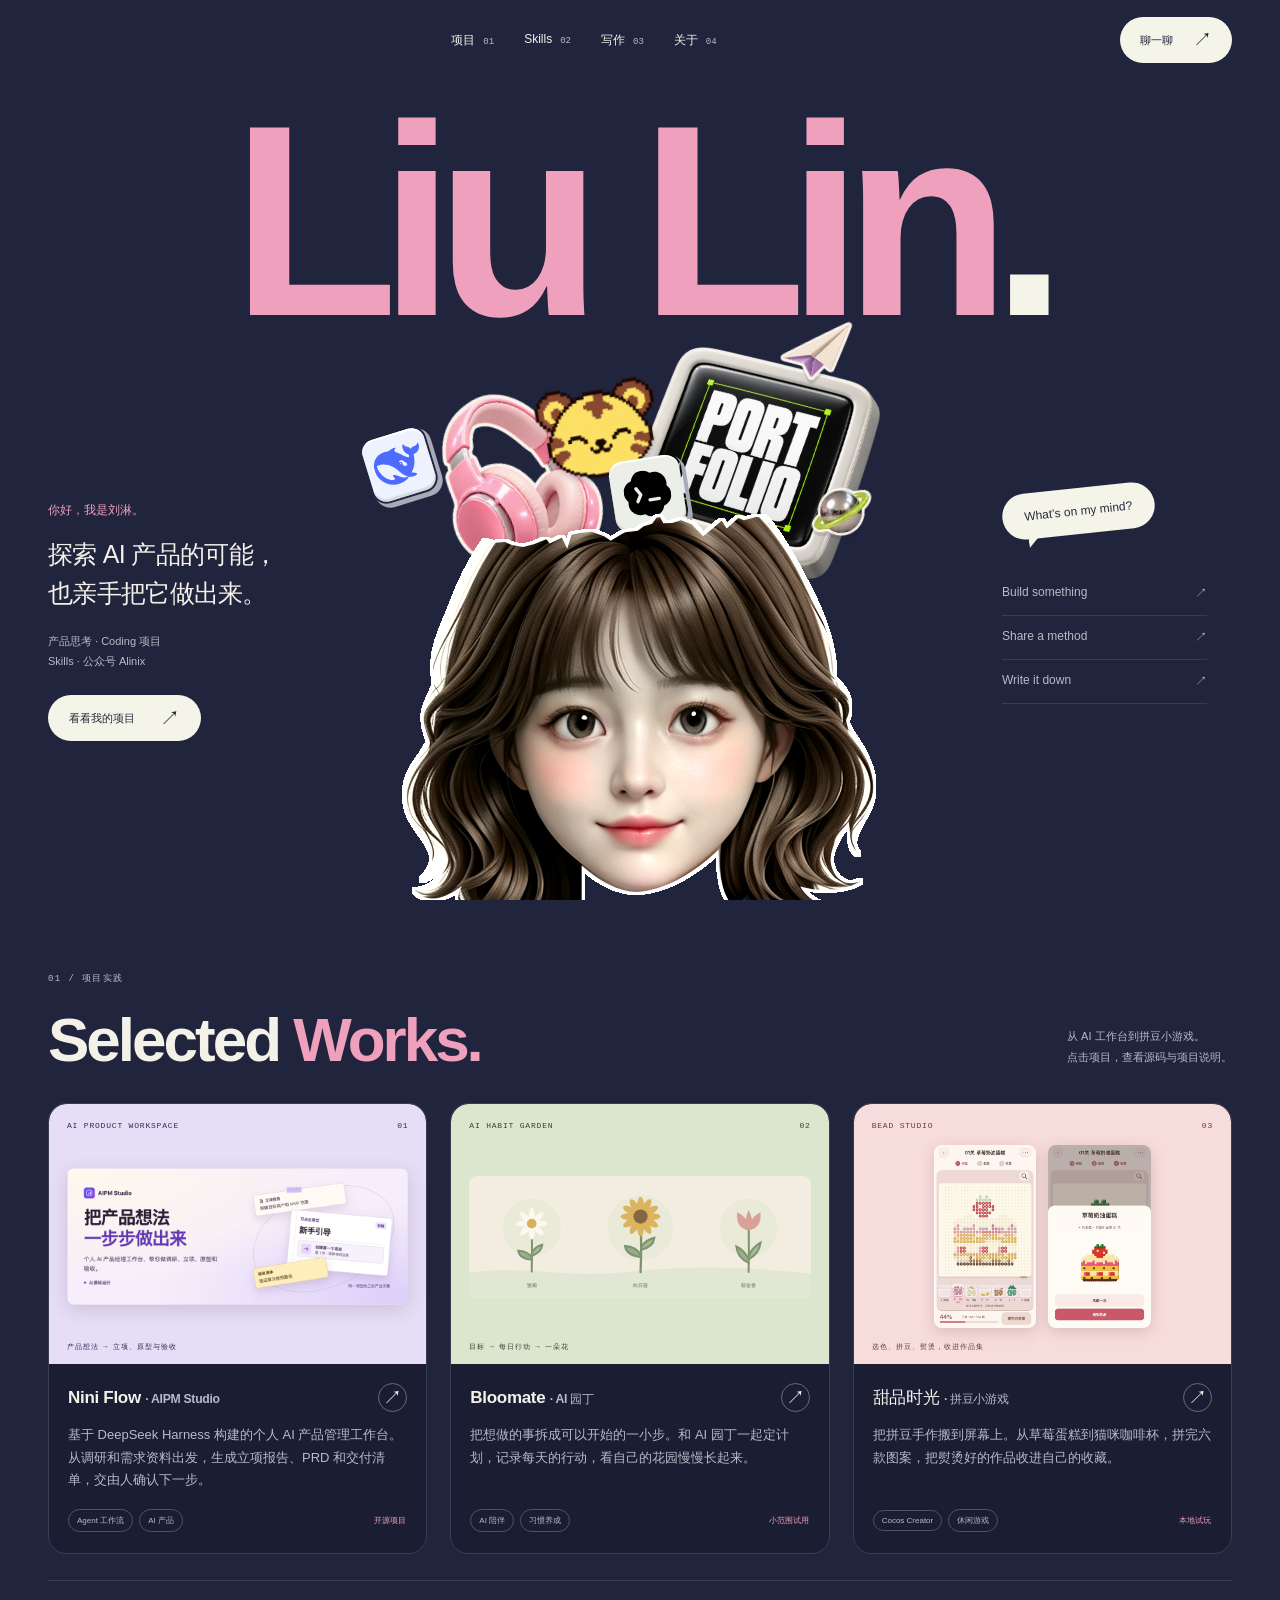
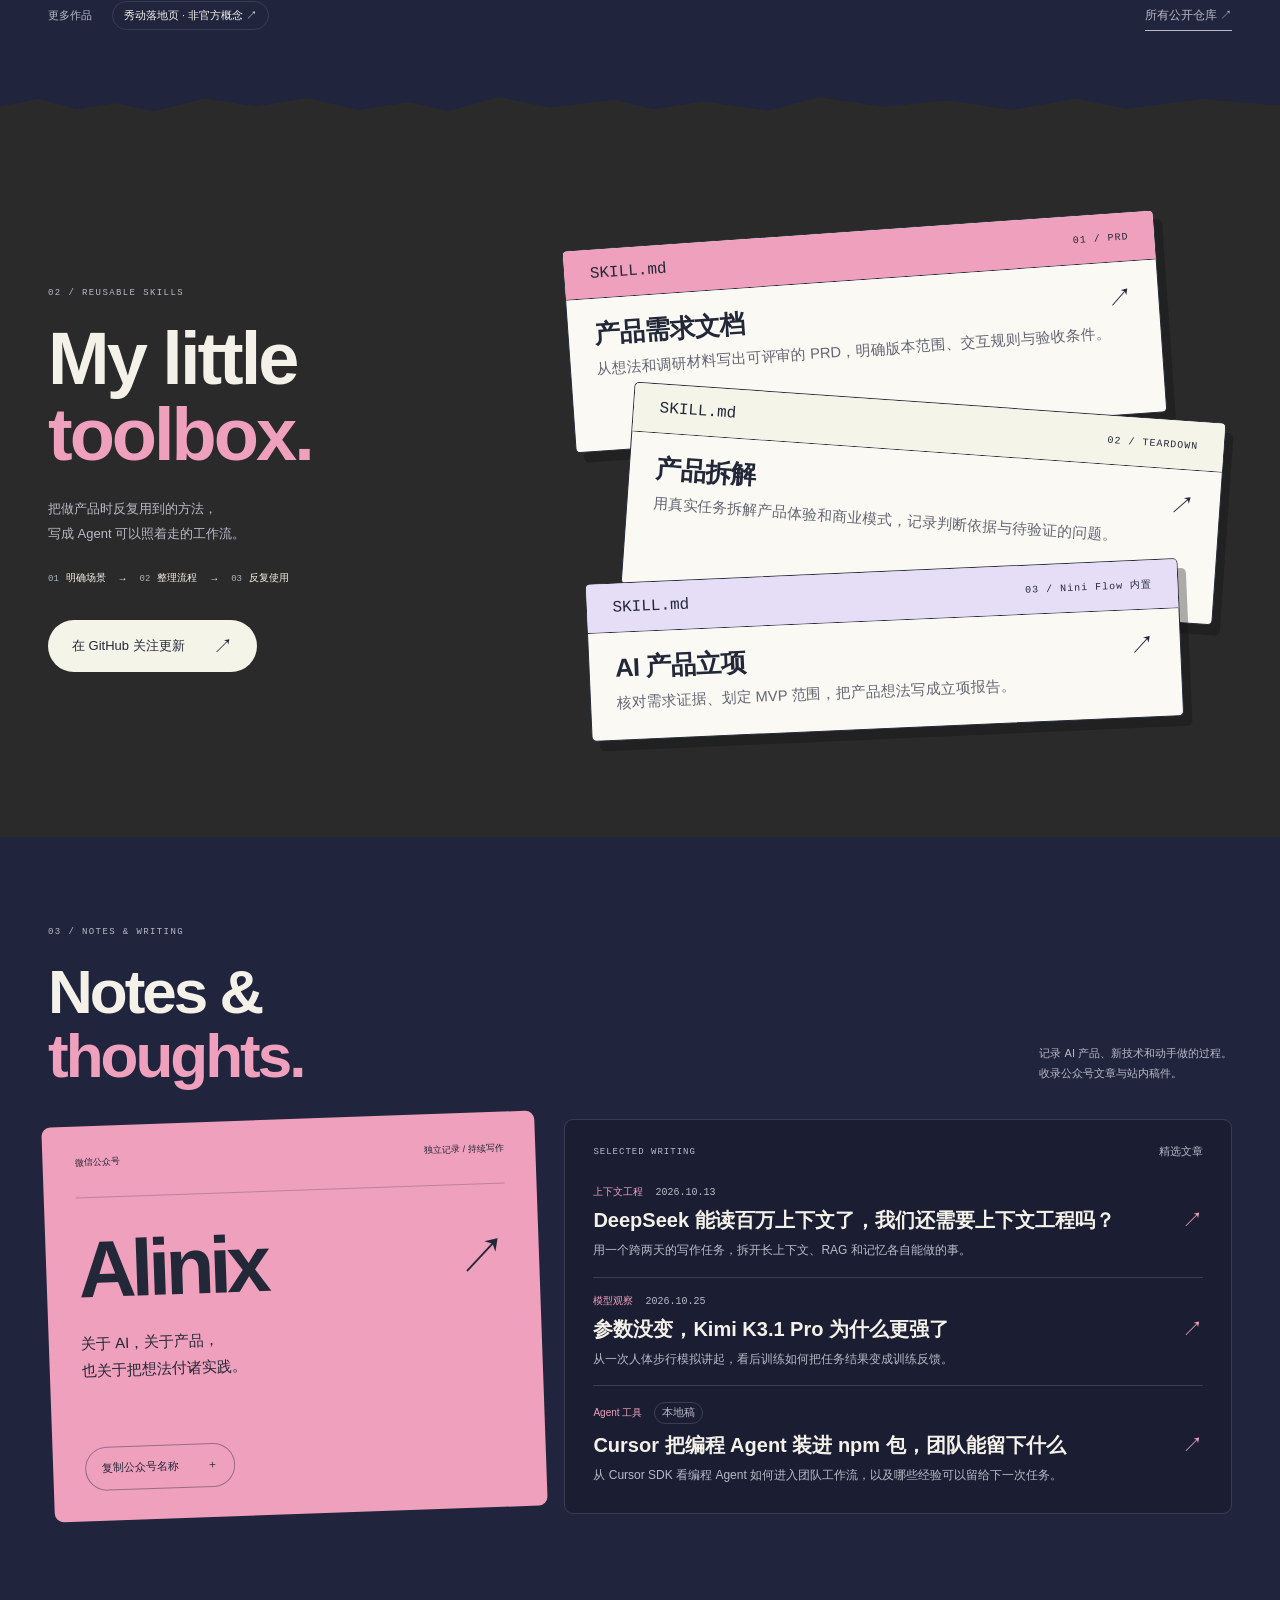
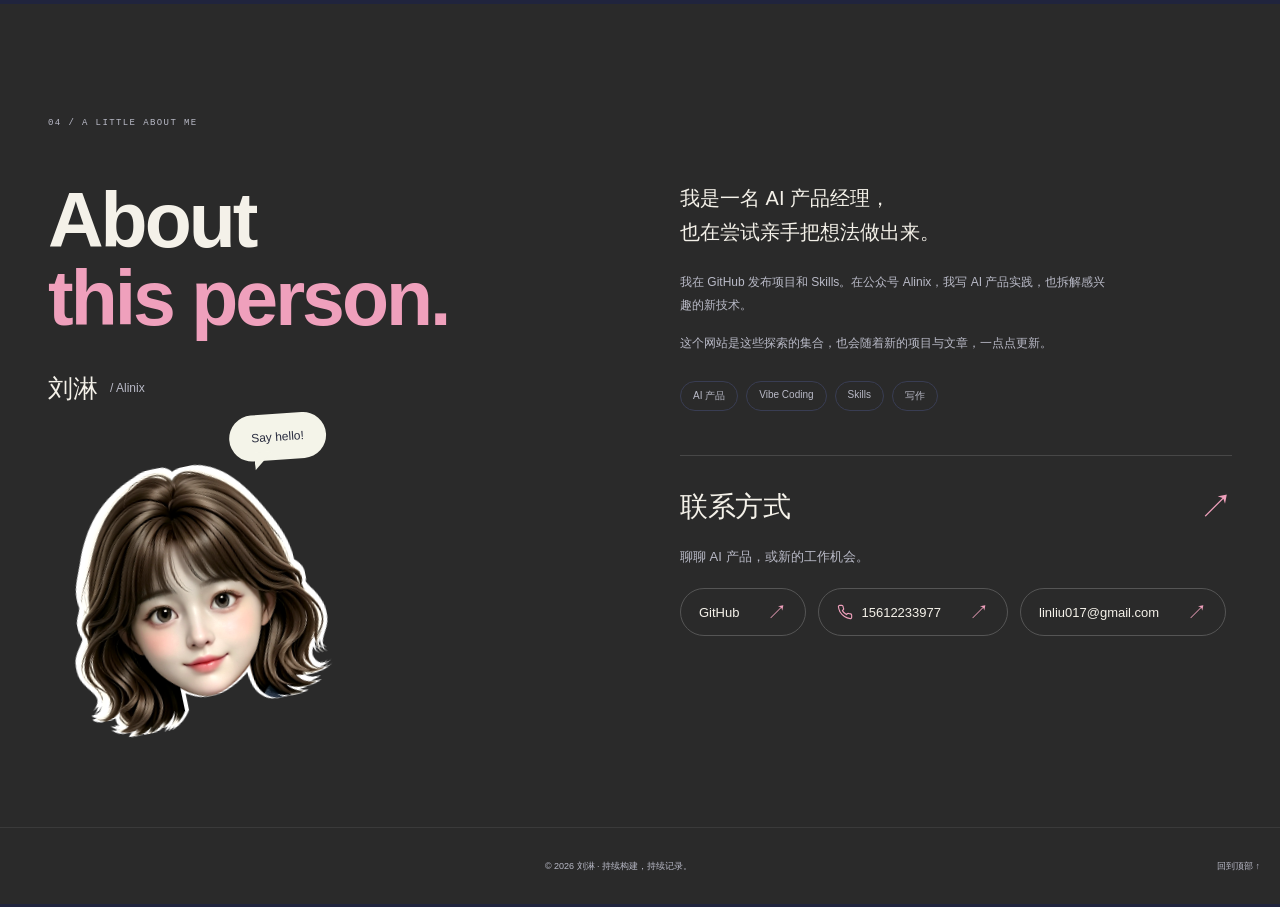
<file: index.html>
<!DOCTYPE html>
<html lang="zh-CN">
<head>
  <meta charset="UTF-8">
  <meta name="viewport" content="width=device-width, initial-scale=1">
  <meta name="description" content="刘淋的个人作品集。AI 产品经理，记录 coding 项目、Skills 与公众号 Alinix 的思考。">
  <title>刘淋 Liu Lin — AI 产品经理 · Alinix</title>
  <meta name="theme-color" content="#20243d">
  <link rel="stylesheet" href="styles.css?v=portfolio-footer-9">
  <script src="script.js" defer></script>
</head>
<body class="has-portrait">
  <svg class="collage-filter-defs" xmlns="http://www.w3.org/2000/svg" aria-hidden="true" focusable="false">
    <defs>
      <filter id="collage-outline" x="-15%" y="-15%" width="130%" height="140%" color-interpolation-filters="sRGB">
        <feComponentTransfer in="SourceAlpha" result="solid-shape">
          <feFuncA type="discrete" tableValues="0 1"></feFuncA>
        </feComponentTransfer>
        <feMorphology in="solid-shape" operator="dilate" radius="3" result="expanded-shape"></feMorphology>
        <feFlood flood-color="#ffffff" result="outline-color"></feFlood>
        <feComposite in="outline-color" in2="expanded-shape" operator="in" result="outline"></feComposite>
        <feMerge>
          <feMergeNode in="outline"></feMergeNode>
          <feMergeNode in="SourceGraphic"></feMergeNode>
        </feMerge>
      </filter>
    </defs>
  </svg>
  <a class="skip-link" href="#projects">跳到项目</a>
  <header class="site-header">
    <a class="brand" href="#home" aria-label="Alinix 首页"><span class="brand-name">刘淋</span></a>
    <nav aria-label="主导航" id="main-nav">
      <a href="#projects">项目<span>01</span></a>
      <a href="#skills">Skills<span>02</span></a>
      <a href="#writing">写作<span>03</span></a>
      <a href="#about">关于<span>04</span></a>
    </nav>
    <a class="header-contact" href="#contact">聊一聊 <span>↗</span></a>
    <button class="menu-button" aria-expanded="false" aria-controls="main-nav" aria-label="展开导航">菜单 +</button>
  </header>

  <main>
    <section class="portrait-hero" id="home" data-screen-label="01 头像拼贴首屏">
      <div class="section-wrap hero-stage">
        <!-- <div class="hero-name-row"><span>AI PRODUCT MANAGER</span><span>THINK IT. MAKE IT.</span></div> -->
        <h1 class="portrait-name" lang="en">Liu Lin<span class="name-period">.</span></h1>
        <div class="hero-side hero-side-left"><span class="pink intro-label">你好，我是刘淋。</span><h2>探索 AI 产品的可能，<br>也亲手把它做出来。</h2><p>产品思考 · Coding 项目<br>Skills · 公众号 Alinix</p><a class="button button-cream" href="#projects">看看我的项目 <span>↗</span></a></div>
        <div class="head-composition">
          <div class="icon-crown" aria-label="DeepSeek、Codex 和即梦的工具图标拼贴">
            <img class="crown-accessories" src="assets/collage-accessories.png" alt="" aria-hidden="true">
            <img class="crown-headphones" src="assets/collage-accessories.png" alt="" aria-hidden="true">
            <span class="app-object deepseek-object" title="DeepSeek"><img src="assets/icons/deepseek-color.svg" alt="DeepSeek"></span>
            <span class="app-object codex-object" title="Codex"><img src="assets/icons/codex.svg" alt="Codex"></span>
            <!-- <span class="app-object jimeng-object" title="即梦"><img src="assets/icons/jimeng-color.svg" alt="即梦"></span> -->
            <img class="tiger-sticker" src="assets/exec-bb41218e-6822-42c4-af1d-2a1120699fe3_副本.png" alt="像素小老虎贴纸" width="1280" height="1280">
            <a class="portfolio-screen" href="#projects" aria-label="查看我的作品"><img src="assets/portfolio-screen.png" alt="PORT FOLIO 立体作品集屏幕" width="1024" height="1024"></a>
          </div>
          <div class="portrait-slot"><img class="portrait-image" src="assets/head-warm.svg" alt="刘淋的个人头像" fetchpriority="high" width="840" height="848"></div>
        </div>
        <div class="hero-side hero-side-right"><div class="speech-bubble">What’s on my mind?</div><div class="mind-links"><a href="#projects">Build something <span>↗</span></a><a href="#skills">Share a method <span>↗</span></a><a href="#writing">Write it down <span>↗</span></a></div></div>
        <!-- <div class="hero-bottom"><span>一些实践，一些方法，一些还在生长的想法。</span><a href="#projects">COME AND EXPLORE <span>↓</span></a></div> -->
      </div>
    </section>

    <section class="projects section-wrap section-space" id="projects" data-screen-label="02 项目">
      <div class="section-heading"><div><p class="section-kicker">01 / 项目实践</p><h2>Selected <span class="pink">Works.</span></h2></div><p class="section-description">从 AI 工作台到拼豆小游戏。<br>点击项目，查看源码与项目说明。</p></div>
      <div class="project-grid">
        <a class="project-card" href="https://github.com/linliu017-art/aipm-studio-public" target="_blank" rel="noopener noreferrer">
          <div class="project-cover work-cover nini-cover">
            <div class="cover-top"><span>AI PRODUCT WORKSPACE</span><span>01</span></div>
            <div class="work-cover-media"><img src="assets/nini-flow-cover.png" alt="Nini Flow 的立项报告、交互原型与验收清单示例" width="1832" height="736" loading="lazy"></div>
            <span class="cover-caption">产品想法 → 立项、原型与验收</span>
          </div>
          <div class="project-info">
            <div class="project-title"><h3>Nini Flow <span>· AIPM Studio</span></h3><span class="round-arrow" aria-hidden="true">↗</span></div>
            <p>基于 DeepSeek Harness 构建的个人 AI 产品管理工作台。从调研和需求资料出发，生成立项报告、PRD 和交付清单，交由人确认下一步。</p>
            <div class="project-tags"><span>Agent 工作流</span><span>AI 产品</span><span class="project-status">开源项目</span></div>
          </div>
        </a>
        <a class="project-card" href="https://github.com/linliu017-art/Bloomate" target="_blank" rel="noopener noreferrer">
          <div class="project-cover work-cover bloomate-cover">
            <div class="cover-top"><span>AI HABIT GARDEN</span><span>02</span></div>
            <div class="work-cover-media"><img src="assets/bloomate-garden.svg" alt="Bloomate 花园里的雏菊、向日葵和郁金香" width="1200" height="430" loading="lazy"></div>
            <span class="cover-caption">目标 → 每日行动 → 一朵花</span>
          </div>
          <div class="project-info">
            <div class="project-title"><h3>Bloomate <span>· AI 园丁</span></h3><span class="round-arrow" aria-hidden="true">↗</span></div>
            <p>把想做的事拆成可以开始的一小步。和 AI 园丁一起定计划，记录每天的行动，看自己的花园慢慢长起来。</p>
            <div class="project-tags"><span>AI 陪伴</span><span>习惯养成</span><span class="project-status">小范围试用</span></div>
          </div>
        </a>
        <a class="project-card" href="https://github.com/linliu017-art/bead-studio" target="_blank" rel="noopener noreferrer">
          <div class="project-cover work-cover bead-cover">
            <div class="cover-top"><span>BEAD STUDIO</span><span>03</span></div>
            <div class="work-cover-media">
              <img src="assets/bead-studio-play.png" alt="选色拼出草莓奶油蛋糕" width="395" height="704" loading="lazy">
              <img src="assets/bead-studio-collection.png" alt="完成熨烫后收藏草莓奶油蛋糕" width="395" height="704" loading="lazy">
            </div>
            <span class="cover-caption">选色、拼豆、熨烫，收进作品集</span>
          </div>
          <div class="project-info">
            <div class="project-title"><h3>甜品时光 <span>· 拼豆小游戏</span></h3><span class="round-arrow" aria-hidden="true">↗</span></div>
            <p>把拼豆手作搬到屏幕上。从草莓蛋糕到猫咪咖啡杯，拼完六款图案，把熨烫好的作品收进自己的收藏。</p>
            <div class="project-tags"><span>Cocos Creator</span><span>休闲游戏</span><span class="project-status">本地试玩</span></div>
          </div>
        </a>
      </div>
      <div class="section-footnote more-works">
        <span>更多作品</span>
        <a class="more-work-link" href="https://linliu017-art.github.io/showstart-landing-page/" target="_blank" rel="noopener noreferrer">秀动落地页 · 非官方概念 ↗</a>
        <a class="text-link" href="https://github.com/linliu017-art?tab=repositories" target="_blank" rel="noopener noreferrer">所有公开仓库 ↗</a>
      </div>
    </section>

    <section class="skills section-space" id="skills" data-screen-label="03 Skills">
      <div class="section-wrap skills-layout">
        <div class="skills-copy">
          <p class="section-kicker">02 / REUSABLE SKILLS</p><h2>My little<br><span class="pink">toolbox.</span></h2>
          <p class="body-copy">把做产品时反复用到的方法，<br>写成 Agent 可以照着走的工作流。</p>
          <div class="method-steps"><span><b>01</b> 明确场景</span><span>→</span><span><b>02</b> 整理流程</span><span>→</span><span><b>03</b> 反复使用</span></div>
          <a class="button button-dark" href="https://github.com/linliu017-art" target="_blank" rel="noopener noreferrer">在 GitHub 关注更新 <span>↗</span></a>
        </div>
        <div class="skill-stack">
          <a class="skill-document" href="https://github.com/linliu017-art/product-prd" target="_blank" rel="noopener noreferrer">
            <div class="document-tab"><span>SKILL.md</span><span>01 / PRD</span></div>
            <div class="document-body">
              <h3>产品需求文档</h3><span class="entry-arrow" aria-hidden="true">↗</span>
              <p>从想法和调研材料写出可评审的 PRD，明确版本范围、交互规则与验收条件。</p>
            </div>
          </a>
          <a class="skill-document" href="https://github.com/linliu017-art/product-teardown-standard" target="_blank" rel="noopener noreferrer">
            <div class="document-tab"><span>SKILL.md</span><span>02 / TEARDOWN</span></div>
            <div class="document-body">
              <h3>产品拆解</h3><span class="entry-arrow" aria-hidden="true">↗</span>
              <p>用真实任务拆解产品体验和商业模式，记录判断依据与待验证的问题。</p>
            </div>
          </a>
          <a class="skill-document" href="https://github.com/linliu017-art/aipm-studio-public/blob/aipm/packages/aipm/aipm/skills/ai-project-initiation/SKILL.md" target="_blank" rel="noopener noreferrer">
            <div class="document-tab"><span>SKILL.md</span><span>03 / Nini Flow 内置</span></div>
            <div class="document-body">
              <h3>AI 产品立项</h3><span class="entry-arrow" aria-hidden="true">↗</span>
              <p>核对需求证据、划定 MVP 范围，把产品想法写成立项报告。</p>
            </div>
          </a>
        </div>
      </div>
    </section>

    <section class="writing section-wrap section-space" id="writing" data-screen-label="04 公众号文章">
      <div class="section-heading"><div><p class="section-kicker">03 / NOTES &amp; WRITING</p><h2>Notes &amp;<br><span class="pink">thoughts.</span></h2></div><p class="section-description">记录 AI 产品、新技术和动手做的过程。<br>收录公众号文章与站内稿件。</p></div>
      <div class="writing-layout">
        <div class="publication">
          <div class="publication-top"><span>微信公众号</span><span>独立记录 / 持续写作</span></div>
          <strong>Alinix<span aria-hidden="true">↗</span></strong><p>关于 AI，关于产品，<br>也关于把想法付诸实践。</p>
          <button class="publication-button copy-account" type="button">复制公众号名称 <span aria-hidden="true">＋</span></button>
        </div>
        <div class="selected-writing">
          <div class="article-top"><span class="tiny-label">SELECTED WRITING</span><span>精选文章</span></div>
          <article class="writing-entry">
            <a href="https://mp.weixin.qq.com/s/zNrkW1CvZlaiJXMB8me5MQ" target="_blank" rel="noopener noreferrer">
              <div class="writing-meta"><span>上下文工程</span><time datetime="2026-10-13">2026.10.13</time></div>
              <h3>DeepSeek 能读百万上下文了，我们还需要上下文工程吗？</h3><span class="entry-arrow" aria-hidden="true">↗</span>
              <p>用一个跨两天的写作任务，拆开长上下文、RAG 和记忆各自能做的事。</p>
            </a>
          </article>
          <article class="writing-entry">
            <a href="https://mp.weixin.qq.com/s/suLclsgb-3cBNpG0G11UCA" target="_blank" rel="noopener noreferrer">
              <div class="writing-meta"><span>模型观察</span><time datetime="2026-10-25">2026.10.25</time></div>
              <h3>参数没变，Kimi K3.1 Pro 为什么更强了</h3><span class="entry-arrow" aria-hidden="true">↗</span>
              <p>从一次人体步行模拟讲起，看后训练如何把任务结果变成训练反馈。</p>
            </a>
          </article>
          <article class="writing-entry">
            <a href="assets/writing/cursor-sdk.html">
              <div class="writing-meta"><span>Agent 工具</span><span class="writing-draft">本地稿</span></div>
              <h3>Cursor 把编程 Agent 装进 npm 包，团队能留下什么</h3><span class="entry-arrow" aria-hidden="true">↗</span>
              <p>从 Cursor SDK 看编程 Agent 如何进入团队工作流，以及哪些经验可以留给下一次任务。</p>
            </a>
          </article>
        </div>
      </div>
    </section>

    <section class="about section-wrap section-space" id="about" data-screen-label="05 关于我与联系方式">
      <p class="section-kicker">04 / A LITTLE ABOUT ME</p>
      <div class="about-layout">
        <div class="about-person">
          <h2>About<br><span class="pink">this person.</span></h2>
          <div class="name-signature">刘淋 <span>/ Alinix</span></div>
          <div class="about-portrait">
            <div class="speech-bubble">Say hello!</div>
            <img class="footer-portrait-image" src="assets/head-warm.svg" alt="刘淋的个人头像" loading="lazy" width="840" height="848">
          </div>
        </div>
        <div class="about-copy">
          <p class="about-lead">我是一名 AI 产品经理，<br>也在尝试亲手把想法做出来。</p>
          <p>我在 GitHub 发布项目和 Skills。在公众号 Alinix，我写 AI 产品实践，也拆解感兴趣的新技术。</p>
          <p>这个网站是这些探索的集合，也会随着新的项目与文章，一点点更新。</p>
          <div class="about-tags"><span>AI 产品</span><span>Vibe Coding</span><span>Skills</span><span>写作</span></div>
          <div class="about-contact" id="contact" aria-labelledby="contact-title">
            <h3 id="contact-title">联系方式 <span aria-hidden="true">↗</span></h3>
            <p>聊聊 AI 产品，或新的工作机会。</p>
            <div class="contact-links">
              <a href="https://github.com/linliu017-art" target="_blank" rel="noopener noreferrer">GitHub <span aria-hidden="true">↗</span></a>
              <a href="tel:15612233977"><span class="phone-label"><svg class="phone-icon" xmlns="http://www.w3.org/2000/svg" width="16" height="16" viewBox="0 0 24 24" fill="none" stroke="currentColor" stroke-width="1.7" stroke-linecap="round" stroke-linejoin="round" aria-hidden="true"><path d="M22 16.92v3a2 2 0 0 1-2.18 2 19.79 19.79 0 0 1-8.63-3.07 19.5 19.5 0 0 1-6-6 19.79 19.79 0 0 1-3.07-8.67A2 2 0 0 1 4.11 2h3a2 2 0 0 1 2 1.72c.13.96.36 1.9.69 2.8a2 2 0 0 1-.45 2.11L8.09 9.9a16 16 0 0 0 6 6l1.27-1.27a2 2 0 0 1 2.11-.45c.9.33 1.84.56 2.8.69A2 2 0 0 1 22 16.92z"></path></svg>15612233977</span> <span aria-hidden="true">↗</span></a>
              <a href="mailto:linliu017@gmail.com">linliu017@gmail.com <span aria-hidden="true">↗</span></a>
            </div>
          </div>
        </div>
      </div>
    </section>
  </main>
  <footer class="site-footer section-wrap"><a class="brand" href="#home"></a><span>© 2026 刘淋 · 持续构建，持续记录。</span><a href="#home">回到顶部 ↑</a></footer>
  <div class="toast" role="status" aria-live="polite"></div>
</body>
</html>
</file>
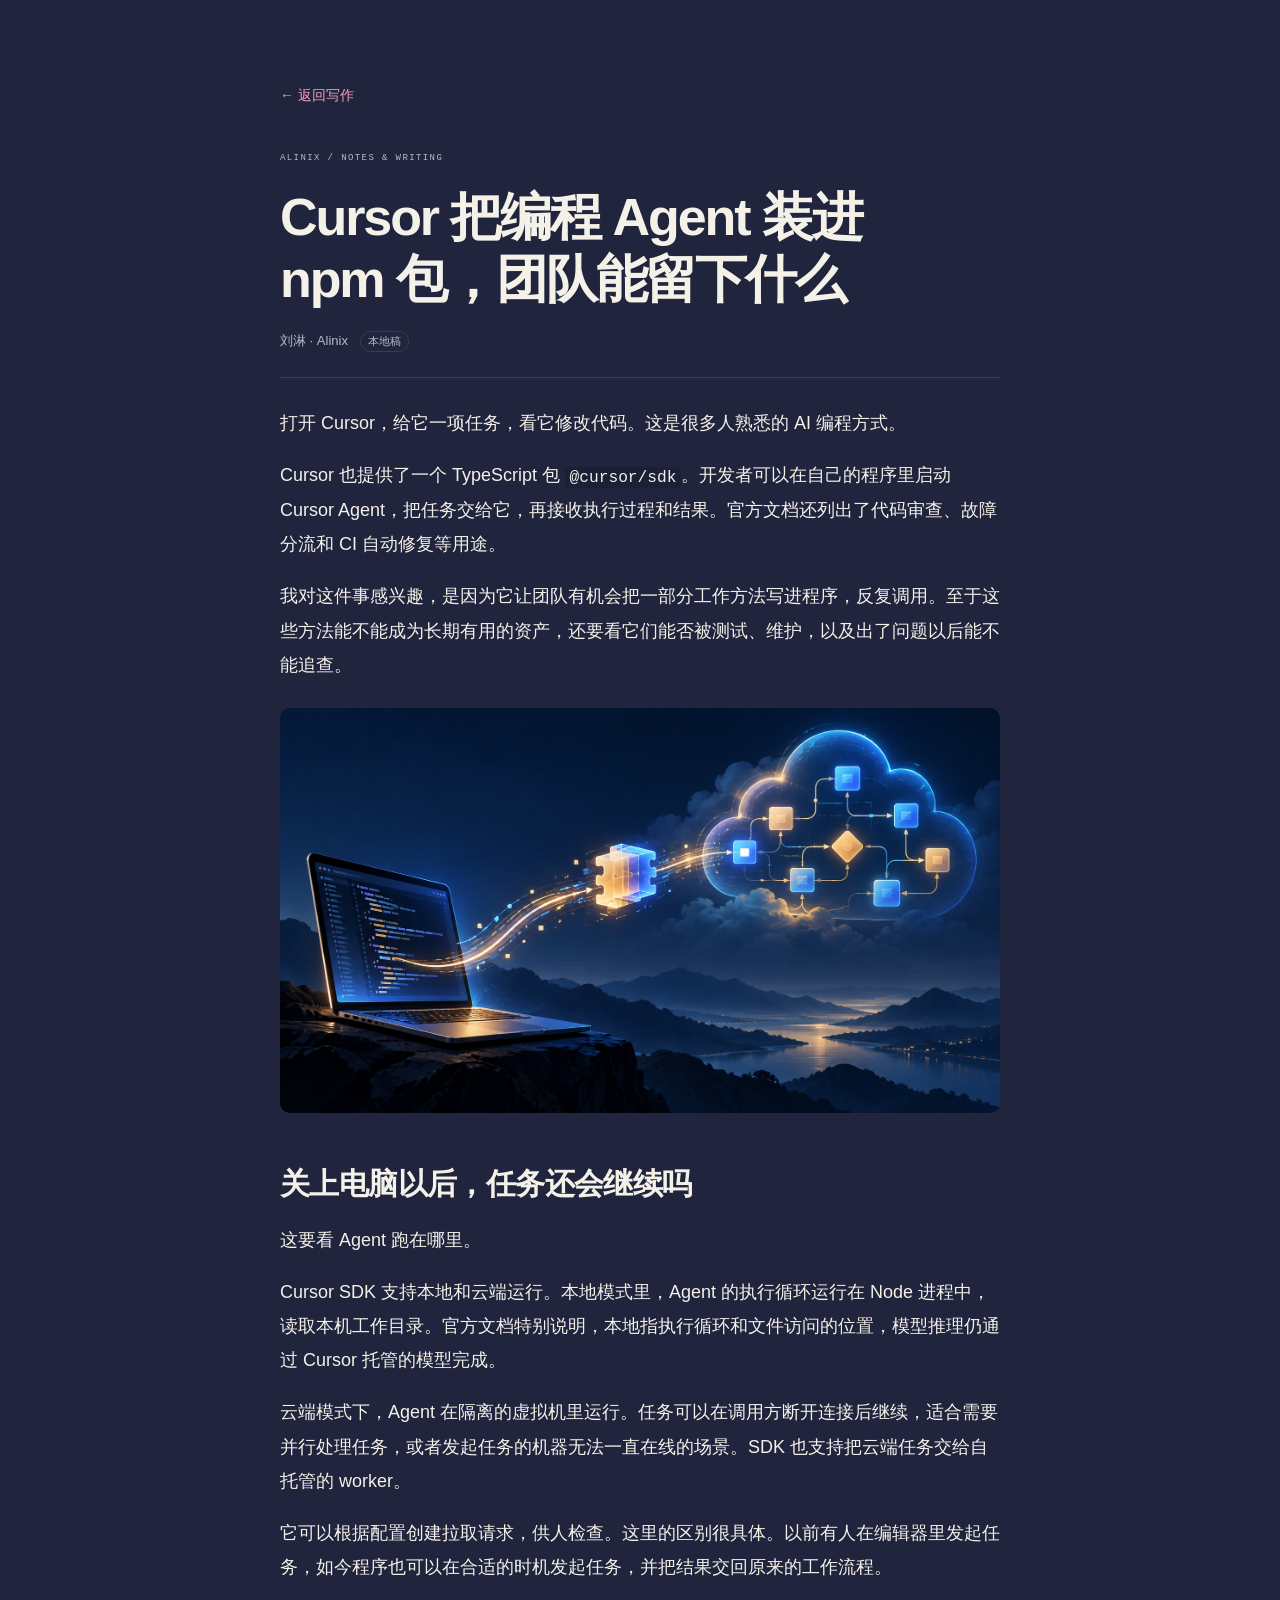
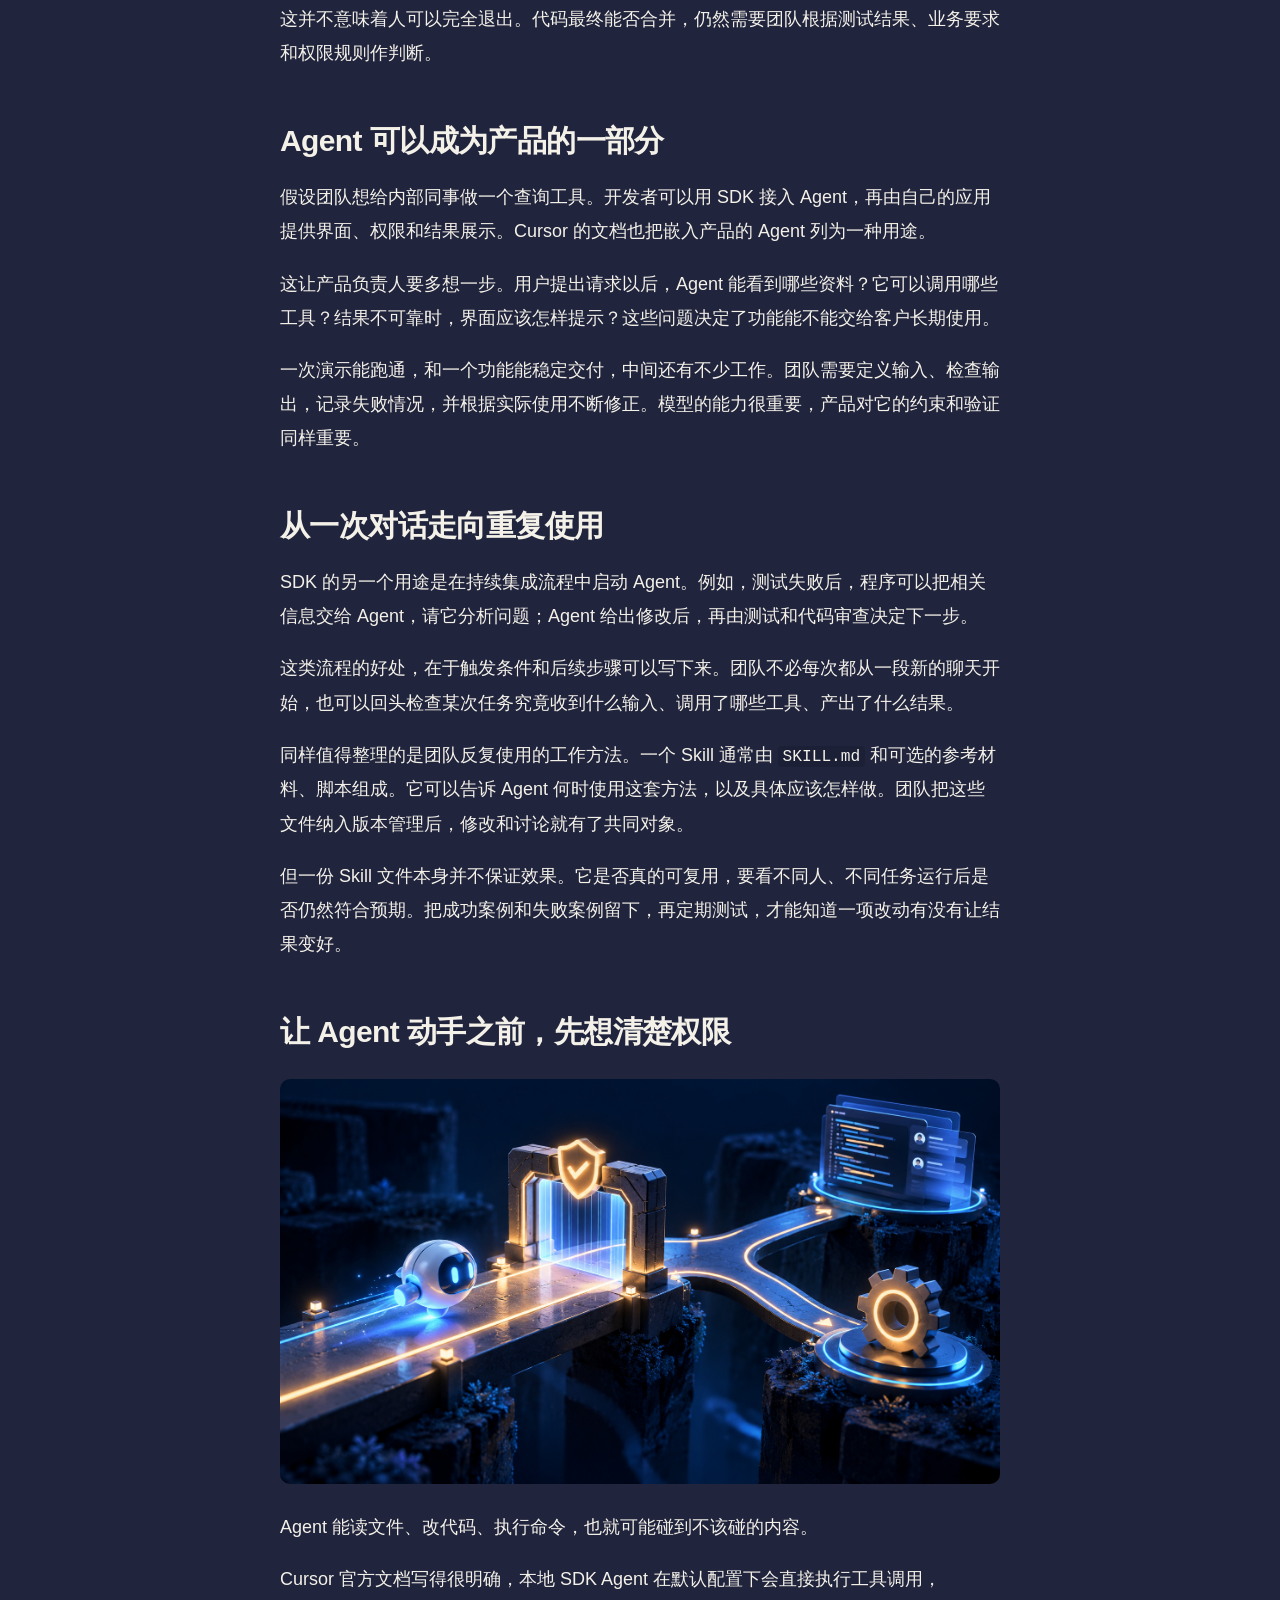
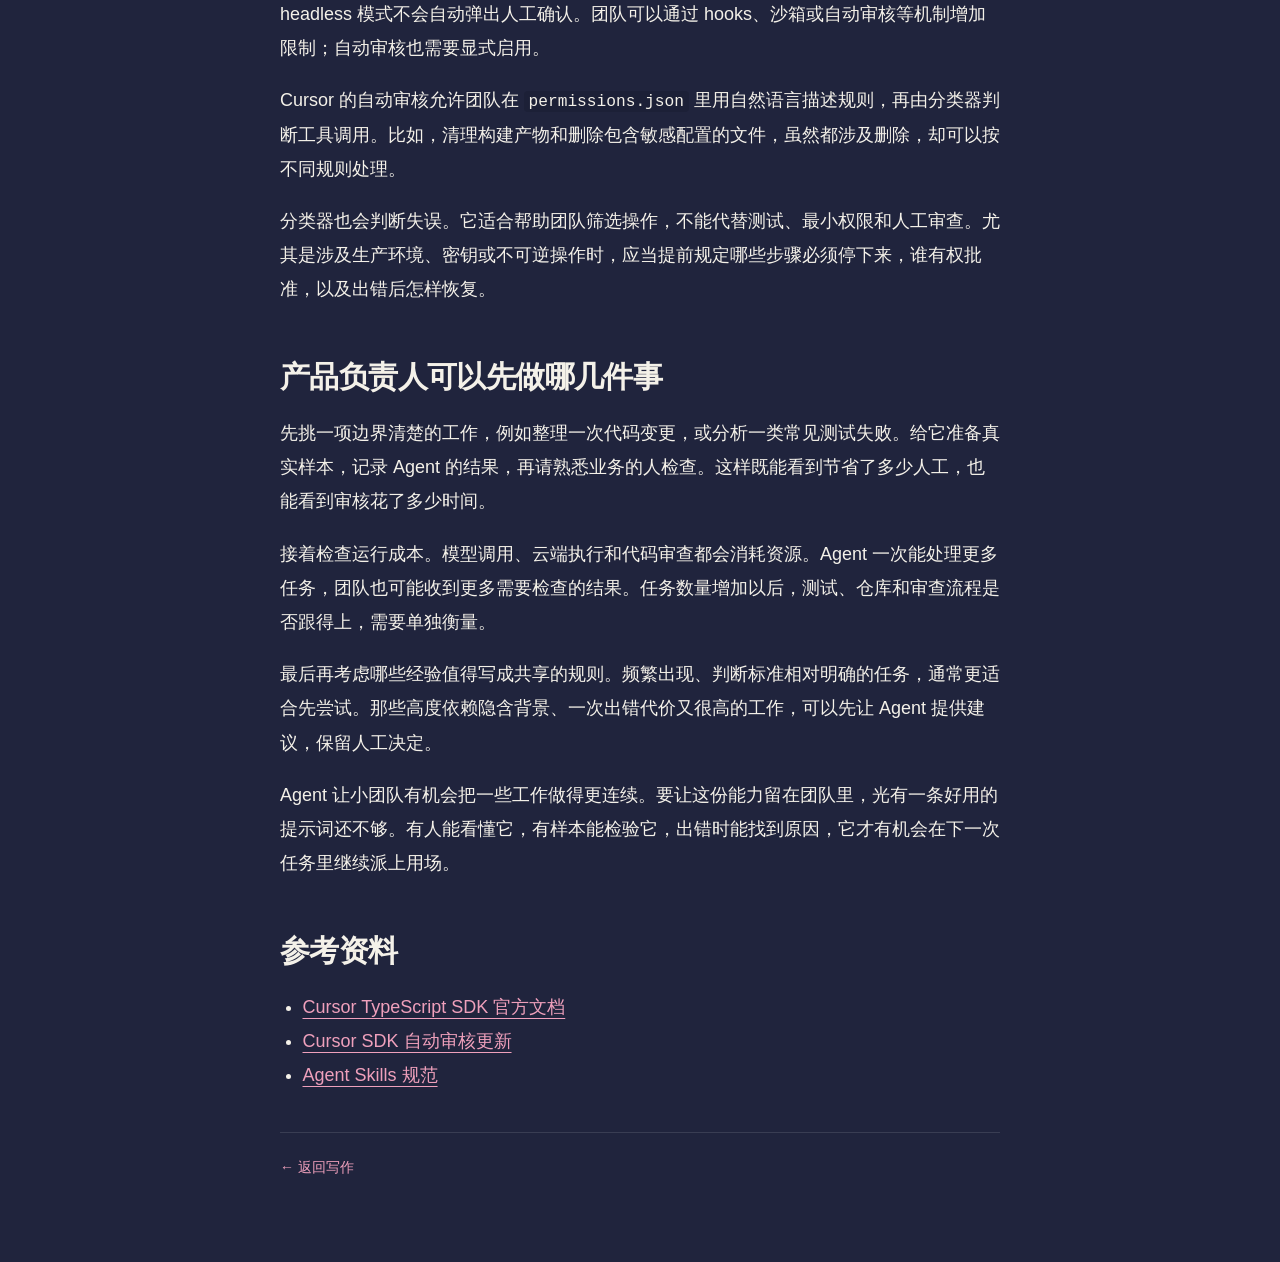
<file: assets/writing/cursor-sdk.html>
<!DOCTYPE html>
<html lang="zh-CN">
<head>
  <meta charset="UTF-8">
  <meta name="viewport" content="width=device-width, initial-scale=1">
  <meta name="robots" content="noindex">
  <title>Cursor 把编程 Agent 装进 npm 包，团队能留下什么 · Alinix</title>
  <link rel="stylesheet" href="../../styles.css?v=portfolio-writing-5">
</head>
<body>
  <main class="reading-page">
    <a class="reading-back" href="../../#writing">← 返回写作</a>
    <article>
      <header class="reading-header">
        <p class="section-kicker">ALINIX / NOTES &amp; WRITING</p>
        <h1>Cursor 把编程 Agent 装进 npm 包，团队能留下什么</h1>
        <p class="reading-byline"><span>刘淋 · Alinix</span><span class="writing-draft">本地稿</span></p>
      </header>
      <div class="reading-body">
        <p>打开 Cursor，给它一项任务，看它修改代码。这是很多人熟悉的 AI 编程方式。</p>
        <p>Cursor 也提供了一个 TypeScript 包 <code>@cursor/sdk</code>。开发者可以在自己的程序里启动 Cursor Agent，把任务交给它，再接收执行过程和结果。官方文档还列出了代码审查、故障分流和 CI 自动修复等用途。</p>
        <p>我对这件事感兴趣，是因为它让团队有机会把一部分工作方法写进程序，反复调用。至于这些方法能不能成为长期有用的资产，还要看它们能否被测试、维护，以及出了问题以后能不能追查。</p>
        <figure><img src="cursor-sdk-cover.png" alt="电脑上的代码通过 SDK 连接到云端工作流的示意图" width="1672" height="941" loading="lazy"></figure>
        <h2>关上电脑以后，任务还会继续吗</h2>
        <p>这要看 Agent 跑在哪里。</p>
        <p>Cursor SDK 支持本地和云端运行。本地模式里，Agent 的执行循环运行在 Node 进程中，读取本机工作目录。官方文档特别说明，本地指执行循环和文件访问的位置，模型推理仍通过 Cursor 托管的模型完成。</p>
        <p>云端模式下，Agent 在隔离的虚拟机里运行。任务可以在调用方断开连接后继续，适合需要并行处理任务，或者发起任务的机器无法一直在线的场景。SDK 也支持把云端任务交给自托管的 worker。</p>
        <p>它可以根据配置创建拉取请求，供人检查。这里的区别很具体。以前有人在编辑器里发起任务，如今程序也可以在合适的时机发起任务，并把结果交回原来的工作流程。</p>
        <p>这并不意味着人可以完全退出。代码最终能否合并，仍然需要团队根据测试结果、业务要求和权限规则作判断。</p>
        <h2>Agent 可以成为产品的一部分</h2>
        <p>假设团队想给内部同事做一个查询工具。开发者可以用 SDK 接入 Agent，再由自己的应用提供界面、权限和结果展示。Cursor 的文档也把嵌入产品的 Agent 列为一种用途。</p>
        <p>这让产品负责人要多想一步。用户提出请求以后，Agent 能看到哪些资料？它可以调用哪些工具？结果不可靠时，界面应该怎样提示？这些问题决定了功能能不能交给客户长期使用。</p>
        <p>一次演示能跑通，和一个功能能稳定交付，中间还有不少工作。团队需要定义输入、检查输出，记录失败情况，并根据实际使用不断修正。模型的能力很重要，产品对它的约束和验证同样重要。</p>
        <h2>从一次对话走向重复使用</h2>
        <p>SDK 的另一个用途是在持续集成流程中启动 Agent。例如，测试失败后，程序可以把相关信息交给 Agent，请它分析问题；Agent 给出修改后，再由测试和代码审查决定下一步。</p>
        <p>这类流程的好处，在于触发条件和后续步骤可以写下来。团队不必每次都从一段新的聊天开始，也可以回头检查某次任务究竟收到什么输入、调用了哪些工具、产出了什么结果。</p>
        <p>同样值得整理的是团队反复使用的工作方法。一个 Skill 通常由 <code>SKILL.md</code> 和可选的参考材料、脚本组成。它可以告诉 Agent 何时使用这套方法，以及具体应该怎样做。团队把这些文件纳入版本管理后，修改和讨论就有了共同对象。</p>
        <p>但一份 Skill 文件本身并不保证效果。它是否真的可复用，要看不同人、不同任务运行后是否仍然符合预期。把成功案例和失败案例留下，再定期测试，才能知道一项改动有没有让结果变好。</p>
        <h2>让 Agent 动手之前，先想清楚权限</h2>
        <figure><img src="cursor-sdk-permissions.png" alt="Agent 经过权限检查后再继续执行任务的示意图" width="1672" height="941" loading="lazy"></figure>
        <p>Agent 能读文件、改代码、执行命令，也就可能碰到不该碰的内容。</p>
        <p>Cursor 官方文档写得很明确，本地 SDK Agent 在默认配置下会直接执行工具调用，headless 模式不会自动弹出人工确认。团队可以通过 hooks、沙箱或自动审核等机制增加限制；自动审核也需要显式启用。</p>
        <p>Cursor 的自动审核允许团队在 <code>permissions.json</code> 里用自然语言描述规则，再由分类器判断工具调用。比如，清理构建产物和删除包含敏感配置的文件，虽然都涉及删除，却可以按不同规则处理。</p>
        <p>分类器也会判断失误。它适合帮助团队筛选操作，不能代替测试、最小权限和人工审查。尤其是涉及生产环境、密钥或不可逆操作时，应当提前规定哪些步骤必须停下来，谁有权批准，以及出错后怎样恢复。</p>
        <h2>产品负责人可以先做哪几件事</h2>
        <p>先挑一项边界清楚的工作，例如整理一次代码变更，或分析一类常见测试失败。给它准备真实样本，记录 Agent 的结果，再请熟悉业务的人检查。这样既能看到节省了多少人工，也能看到审核花了多少时间。</p>
        <p>接着检查运行成本。模型调用、云端执行和代码审查都会消耗资源。Agent 一次能处理更多任务，团队也可能收到更多需要检查的结果。任务数量增加以后，测试、仓库和审查流程是否跟得上，需要单独衡量。</p>
        <p>最后再考虑哪些经验值得写成共享的规则。频繁出现、判断标准相对明确的任务，通常更适合先尝试。那些高度依赖隐含背景、一次出错代价又很高的工作，可以先让 Agent 提供建议，保留人工决定。</p>
        <p>Agent 让小团队有机会把一些工作做得更连续。要让这份能力留在团队里，光有一条好用的提示词还不够。有人能看懂它，有样本能检验它，出错时能找到原因，它才有机会在下一次任务里继续派上用场。</p>
        <h2>参考资料</h2>
        <ul>
          <li><a href="https://cursor.com/docs/sdk/typescript">Cursor TypeScript SDK 官方文档</a></li>
          <li><a href="https://cursor.com/changelog/sdk-updates-jun-2026">Cursor SDK 自动审核更新</a></li>
          <li><a href="https://agentskills.io/specification">Agent Skills 规范</a></li>
        </ul>
      </div>
    </article>
    <footer class="reading-footer"><a class="reading-back" href="../../#writing">← 返回写作</a></footer>
  </main>
</body>
</html>
</file>
<file: styles.css>
/* Visual reference: alinix-portfolio/design-v5.html.
   Preserve the supplied composition and responsive breakpoints. */

/* styles.css */
:root{--bg:#1b2034;--bg-deep:#151a2b;--text:#f4f1e9;--muted:#b4b7c3;--pink:#f1a5be;--line:#3a4052;--paper:#f1efe6;--ink:#232839;--max:1240px;--sans:-apple-system,BlinkMacSystemFont,"SF Pro Display","PingFang SC","Microsoft YaHei",sans-serif;--mono:"SFMono-Regular",Consolas,monospace}*{box-sizing:border-box}html{scroll-behavior:smooth;scroll-padding-top:96px}body{margin:0;background:var(--bg);color:var(--text);font-family:var(--sans);-webkit-font-smoothing:antialiased}a{color:inherit;text-decoration:none}button{font:inherit;cursor:pointer}button,a{-webkit-tap-highlight-color:transparent}a:focus-visible,button:focus-visible{outline:3px solid var(--pink);outline-offset:6px}button{color:inherit}::selection{background:var(--pink);color:var(--ink)}.section-wrap{width:min(var(--max),calc(100% - 112px));margin:auto}.site-header{height:88px;display:flex;align-items:center;justify-content:space-between;padding:0 56px;border-bottom:1px solid var(--line);position:relative;z-index:20;background:var(--bg)}.brand{display:flex;gap:2px;align-items:baseline;font-family:"Helvetica Neue",var(--sans);font-size:32px;letter-spacing:-2px;font-weight:800}.brand-dot{font-size:12px;align-self:flex-start;margin-top:5px;letter-spacing:0}.brand-name{font-size:12px;letter-spacing:1px;font-weight:400;margin-left:17px;color:var(--muted)}.site-header nav{display:flex;gap:36px}.site-header nav a{display:flex;gap:8px;align-items:baseline;font-size:13px}.site-header nav a>span{font:9px var(--mono);color:var(--muted)}.site-header nav a:hover{color:var(--pink)}.header-contact{background:var(--paper);color:var(--ink);padding:12px 22px;border-radius:30px;font-size:13px;display:flex;gap:27px;align-items:center}.header-contact:hover{background:var(--pink)}.header-contact span{font-size:19px}.menu-button{display:none}.hero-topline{display:flex;justify-content:space-between;align-items:center;font:11px var(--mono);letter-spacing:1.4px;padding-top:29px;color:var(--muted)}.hero-topline>span:first-child{display:flex;align-items:center;gap:9px;color:var(--text)}.status-dot{width:7px;height:7px;border-radius:50%;background:var(--pink);box-shadow:0 0 0 5px #f1a5be0d}.hero-wordmark{font-family:"Helvetica Neue",var(--sans);font-size:clamp(120px,20vw,290px);line-height:.98;letter-spacing:-.075em;font-weight:900;position:relative;color:var(--pink);padding:16px 0 10px;display:flex;align-items:center;justify-content:space-between}.wordmark-flower{font-size:.62em;font-weight:400;letter-spacing:0;margin-right:.04em;display:inline-block;transform:rotate(-8deg)}.hero-main{display:grid;grid-template-columns:1.05fr 1fr;gap:20px;align-items:center;min-height:420px;padding-top:18px;padding-bottom:25px}.eyebrow{font-size:15px;margin:0 0 18px}.hero h1{font-size:clamp(30px,3.8vw,54px);letter-spacing:-2px;line-height:1.35;font-weight:650;margin:0}.pink{color:var(--pink)}.hero-description{font-size:14px;line-height:1.9;color:var(--muted);margin:22px 0 25px}.hero-actions{display:flex;align-items:center;gap:26px}.button{display:inline-flex;gap:28px;align-items:center;justify-content:space-between;padding:16px 24px;border-radius:32px;font-size:13px;font-weight:500;transition:transform .2s,background .2s}.button:hover{transform:translateY(-3px)}.button span{font-size:20px;line-height:1}.button-pink{background:var(--pink);color:var(--ink)}.button-pink:hover{background:#f5bad0}.text-link{font-size:12px;border-bottom:1px solid currentColor;padding:6px 0;white-space:nowrap}.hero-collage{position:relative;height:390px;isolation:isolate}.paper-card{position:absolute;box-shadow:6px 16px 30px #080a1540;transition:transform .4s}.paper-card:hover{transform:translateY(-8px) rotate(0deg);z-index:8}.writing-paper{right:6px;top:8px;background:var(--paper);width:235px;height:292px;padding:23px 22px;transform:rotate(11deg);color:var(--ink);z-index:1}.tiny-label{font:9px var(--mono);letter-spacing:1px}.writing-paper strong{display:block;font-size:47px;line-height:1.1;letter-spacing:-3px;margin:16px 0 13px;font-weight:800}.writing-paper p{font-size:21px;font-weight:600;line-height:1.5;margin:0}.paper-lines{height:32px;margin-top:15px;background:repeating-linear-gradient(to bottom,transparent 0,transparent 10px,#bbb9b1 10px,#bbb9b1 11px)}.paper-foot{font-size:9px;display:block;margin-top:13px}.skill-paper{left:18px;top:10px;width:230px;height:172px;padding:22px;background:var(--pink);color:var(--ink);transform:rotate(-12deg);z-index:2;border:1px solid #151a2b}.skill-file{display:flex;align-items:center;gap:12px;font-size:34px;margin:18px 0 14px}.skill-file span{font-size:23px;letter-spacing:-1px;font-family:var(--mono);font-weight:700}.skill-paper code{font-size:10px}.skill-preview-state{display:block;font:9px var(--mono);letter-spacing:1px;margin-top:13px}.browser-paper{width:330px;left:65px;top:144px;background:#d8ddc8;color:var(--ink);transform:rotate(-5deg);z-index:3;border:1px solid var(--ink);border-radius:8px;overflow:hidden}.mini-browserbar{padding:10px 12px;display:flex;justify-content:space-between;align-items:center;font:8px var(--mono);border-bottom:1px solid #262b3a44;background:#e4e7da}.mini-browserbar>span:first-child{letter-spacing:3px;font-size:7px}.mini-site{padding:20px 24px 18px;background:#d8ddc8;position:relative}.mini-site-label{font:7px var(--mono);letter-spacing:1px}.mini-site strong{font-family:"Helvetica Neue",var(--sans);display:block;font-size:53px;line-height:.95;letter-spacing:-3px;margin-top:12px}.mini-site strong>span{color:#65754c}.mini-tags{display:flex;gap:5px;margin-top:15px}.mini-tags>span{font:8px var(--mono);border:1px solid #535b4866;padding:4px 7px;border-radius:10px}.browser-caption{display:flex;justify-content:space-between;align-items:center;background:#f4f2e9;padding:11px 16px;font-size:10px}.collage-note{position:absolute;right:13px;top:-14px;font:9px var(--mono);letter-spacing:2px;color:var(--muted)}.collage-label{position:absolute;right:5px;bottom:12px;background:var(--paper);color:var(--ink);border-radius:50%;padding:20px 14px;font-size:11px;transform:rotate(-12deg);z-index:5}.hero-bottom{display:flex;justify-content:space-between;align-items:center;padding:23px 0 27px;border-top:1px solid var(--line);color:var(--muted);font-size:11px;margin-top:24px}.hero-bottom>a{display:flex;align-items:center;gap:18px;font:9px var(--mono);letter-spacing:1.2px}.hero-bottom>a>span{font-size:22px}.section-space{padding-top:95px;padding-bottom:80px}.section-heading{display:flex;justify-content:space-between;align-items:flex-end;gap:30px;margin-bottom:40px}.section-kicker{font:10px var(--mono);letter-spacing:1.8px;color:var(--muted);margin:0 0 23px}h2{font-size:clamp(34px,4.3vw,58px);line-height:1.25;letter-spacing:-2px;font-weight:600;margin:0}.section-description{font-size:12px;line-height:1.9;color:var(--muted);margin:0 0 3px}.projects{border-top:1px solid var(--line)}.project-grid{display:grid;grid-template-columns:repeat(3,minmax(0,1fr));gap:23px}.project-card{min-width:0;display:block}.project-cover{aspect-ratio:1.18;position:relative;overflow:hidden;transition:transform .35s}.project-card[href]:hover .project-cover{transform:translateY(-5px)}.cover-top{display:flex;justify-content:space-between;padding:17px 18px;position:relative;z-index:2;font:8px var(--mono);letter-spacing:.8px}.showstart-cover{background:#c3d96b;color:#172318}.showstart-cover>strong{font-family:"Helvetica Neue",var(--sans);display:block;font-size:clamp(38px,5vw,70px);letter-spacing:-4px;line-height:.88;transform:rotate(-6deg);margin:18px 17px}.showstart-cover>strong>span{-webkit-text-stroke:1.5px #172318;color:transparent}.showstart-ticket{position:absolute;right:21px;top:104px;padding:15px;background:#26352b;color:#d3e98c;width:126px;transform:rotate(12deg);box-shadow:8px 8px 0 #a8bb58;border:1px solid #172318;display:flex;flex-direction:column;gap:14px}.showstart-ticket>span{font:8px var(--mono);letter-spacing:1px}.showstart-ticket>b{font-size:23px;line-height:1.35;font-weight:500}.cover-caption{position:absolute;bottom:15px;left:18px;font-size:8px;letter-spacing:1px}.portfolio-cover{background:#eaa5bd;color:var(--ink)}.portfolio-cover-name{font-family:"Helvetica Neue",var(--sans);position:absolute;top:47px;left:18px;font-size:86px;font-weight:800;letter-spacing:-7px;color:#963d623b}.portfolio-window{position:absolute;left:49px;top:84px;width:calc(100% - 91px);padding:17px 20px;background:var(--bg);color:var(--paper);transform:rotate(-7deg);box-shadow:9px 10px 0 #d484a1;border:1px solid var(--ink);display:flex;flex-direction:column;gap:18px}.portfolio-window>span{font:7px var(--mono);letter-spacing:.7px}.portfolio-window strong{font-family:"Helvetica Neue",var(--sans);font-size:43px;line-height:.95;letter-spacing:-2px}.portfolio-window strong>span{float:right;color:var(--pink)}.next-cover{border:1px dashed #666a7b;background:#21263a;color:var(--muted);display:flex;flex-direction:column}.placeholder-plus{font-size:48px;font-weight:200;line-height:1;margin:24px 24px 15px;color:var(--pink)}.next-cover-title{font-size:27px;line-height:1.4;margin-left:24px;font-weight:400;color:#d0d2da}.project-info{padding:20px 0 4px}.project-title{display:flex;justify-content:space-between;gap:15px;align-items:center}.project-title h3{font-size:18px;font-weight:550;letter-spacing:-.3px;margin:0}.round-arrow{width:29px;height:29px;display:grid;place-items:center;border:1px solid #656a7b;border-radius:50%;font-size:19px;transition:background .2s,color .2s}.project-card[href]:hover .round-arrow{background:var(--pink);color:var(--ink);border-color:var(--pink)}.project-info p{font-size:11px;line-height:1.85;color:var(--muted);margin:12px 0 18px;min-height:40px}.project-tags{display:flex;gap:6px;flex-wrap:wrap}.project-tags>span{font-size:9px;padding:5px 8px;border:1px solid #4e5367;border-radius:15px;color:var(--muted)}.project-tags .project-status{border-color:transparent;color:var(--pink);margin-left:auto;padding-right:0}.pending-label{font-size:9px;color:var(--muted);border:1px solid #4e5367;border-radius:14px;padding:4px 9px;white-space:nowrap}.section-footnote{display:flex;justify-content:space-between;align-items:center;margin-top:36px;padding-top:20px;border-top:1px solid var(--line);font-size:11px;color:var(--muted)}.skills{background:var(--paper);color:var(--ink);position:relative}.skills .section-kicker{color:#626571}.skills-layout{display:grid;grid-template-columns:1.1fr 1fr;gap:85px;align-items:center}.skills h2{font-size:52px;line-height:1.35}.serif-accent{font-family:"Songti SC","Noto Serif SC",serif;font-weight:500}.body-copy{font-size:13px;line-height:1.9;margin:25px 0;color:#636571}.method-steps{display:flex;gap:12px;align-items:center;font-size:10px;margin:25px 0 35px}.method-steps b{font:9px var(--mono);color:#73766f;margin-right:4px}.button-dark{background:var(--ink);color:var(--paper)}.skill-document{border:1px solid #262b3b;box-shadow:12px 12px 0 #d9d7cd;transform:rotate(3deg);background:#faf9f4;transition:transform .4s}.skill-document:hover{transform:rotate(0deg)}.document-tab{padding:15px 22px;display:flex;align-items:center;justify-content:space-between;background:var(--pink);font:14px var(--mono);border-bottom:1px solid var(--ink)}.document-tab>span{font-size:24px}.document-body{padding:26px}.document-heading{display:flex;gap:10px;align-items:center;justify-content:space-between;font:8px var(--mono);color:#636571;letter-spacing:.8px}.document-status{font-size:9px;background:#e9e8df;color:#55594c;border-radius:10px;padding:4px 8px}.document-body h3{font-size:26px;line-height:1.5;letter-spacing:-.8px;font-weight:550;margin:24px 0 12px}.document-body p{font-size:11px;line-height:1.9;color:#636571;margin:0 0 24px}.document-fields>div{display:flex;justify-content:space-between;gap:15px;padding:12px 0;border-top:1px solid #dedfd5;font-size:10px}.document-fields>div>span:last-child{color:#636571}.document-footer{display:flex;justify-content:space-between;align-items:center;margin-top:24px;font:8px var(--mono);letter-spacing:1px}.document-footer>span:last-child{font-size:25px}.writing{padding-bottom:95px}.writing-layout{display:grid;grid-template-columns:.88fr 1.25fr;gap:23px}.publication{background:var(--pink);color:var(--ink);padding:30px 32px;display:flex;flex-direction:column}.publication-top{display:flex;justify-content:space-between;font-size:9px;padding-bottom:28px;border-bottom:1px solid #30334844;gap:12px}.publication>strong{font-family:"Helvetica Neue",var(--sans);font-size:74px;letter-spacing:-5px;line-height:1.2;margin-top:24px;display:flex;justify-content:space-between;align-items:center}.publication>strong>span{font-size:50px;font-weight:400;letter-spacing:0}.publication p{font-size:15px;line-height:1.8;margin:12px 0 28px}.publication-button{border:1px solid #31334777;border-radius:25px;padding:12px 16px;background:transparent;display:flex;gap:28px;justify-content:space-between;font-size:11px;align-self:flex-start;align-items:center;margin-top:auto;min-height:44px}.publication-button:hover{background:var(--ink);color:var(--pink)}.article-placeholder{border:1px solid var(--line);padding:28px 32px;display:flex;flex-direction:column}.article-top{display:flex;justify-content:space-between;gap:10px;align-items:center;color:var(--muted)}.article-content{position:relative;padding-top:28px}.article-symbol{position:absolute;right:8px;top:5px;font:155px Georgia,serif;color:#34394e;line-height:1;z-index:-1}.article-content h3{font-size:31px;font-weight:450;line-height:1.5;letter-spacing:-.8px;margin:8px 0 17px}.article-content p{font-size:12px;line-height:1.9;color:var(--muted);margin:0 0 27px}.article-bottom{display:flex;justify-content:space-between;gap:10px;border-top:1px solid var(--line);padding-top:21px;margin-top:auto;color:var(--muted);font-size:9px}.article-bottom>span:last-child{font:8px var(--mono);letter-spacing:1px}.about{border-top:1px solid var(--line);padding-bottom:100px}.about-layout{display:grid;grid-template-columns:1fr 1fr;gap:100px;margin-top:36px}.about h2{font-size:61px;line-height:1.3}.name-signature{display:flex;gap:12px;align-items:center;font-family:"Songti SC",serif;font-size:25px;margin-top:34px}.name-signature>span{font-family:var(--sans);font-size:12px;color:var(--muted)}.about-copy .about-lead{font-size:22px;line-height:1.7;color:var(--text);margin:0 0 22px}.about-copy>p{font-size:13px;line-height:1.95;color:var(--muted);margin:14px 0;max-width:430px}.about-tags{display:flex;gap:8px;flex-wrap:wrap;margin-top:26px}.about-tags>span{border:1px solid var(--line);padding:7px 12px;border-radius:20px;font-size:10px;color:var(--muted)}.contact{background:var(--pink);color:var(--ink);padding:44px 0}.contact-top{display:flex;justify-content:space-between;align-items:center}.contact-top .section-kicker{color:#3c4050;margin:0}.contact-top>span{font-size:11px}.contact h2{font-family:"Helvetica Neue",var(--sans);font-size:clamp(70px,12.5vw,178px);font-weight:800;letter-spacing:-.065em;line-height:1.2;margin:24px 0 28px;display:flex;justify-content:space-between;align-items:center;white-space:nowrap}.contact h2>span{font-size:.9em;font-weight:400}.contact-bottom{display:flex;justify-content:space-between;align-items:center;border-top:1px solid #2e33494d;padding-top:24px;gap:20px}.contact-bottom p{font-size:12px;line-height:1.8;margin:0}.contact-links{display:flex;align-items:center;gap:27px;flex-wrap:wrap}.contact-links>a,.contact-links>button{background:transparent;border:0;border-bottom:1px solid var(--ink);padding:10px 0;font-size:12px;min-height:44px}.contact-links>a:hover,.contact-links>button:hover{opacity:.65}.contact-pending{font-size:11px;color:#50525d}.site-footer{display:flex;justify-content:space-between;align-items:center;gap:25px;padding-top:25px;padding-bottom:25px}.site-footer>.brand{font-size:24px}.site-footer>span,.site-footer>a:last-child{font-size:9px;color:var(--muted)}.toast{position:fixed;bottom:25px;left:50%;transform:translate(-50%,15px);opacity:0;pointer-events:none;transition:.25s;z-index:50;max-width:calc(100% - 32px);padding:14px 24px;border:1px solid var(--line);border-radius:30px;background:var(--paper);color:var(--ink);font-size:12px;box-shadow:0 8px 35px #0004;text-align:center}.toast.visible{opacity:1;transform:translate(-50%,0)}.skip-link{position:fixed;top:-80px;left:10px;background:var(--pink);color:var(--ink);padding:14px;z-index:100}.skip-link:focus{top:10px}
@media(min-width:1550px){.hero-wordmark{font-size:290px}.hero-main{min-height:460px}.hero{padding-bottom:10px}}
@media(max-width:1100px){.section-wrap{width:calc(100% - 72px)}.site-header{padding:0 36px}.hero-wordmark{font-size:21vw}.hero-main{grid-template-columns:1fr 1fr;gap:10px}.hero-collage{transform:scale(.87);transform-origin:center right}.hero h1{font-size:38px}.skills-layout{gap:45px}.skills h2{font-size:44px}.project-grid{gap:18px}.showstart-ticket{width:100px;right:15px;top:100px;padding:11px}.showstart-ticket b{font-size:20px}.portfolio-window{left:30px;top:70px;width:calc(100% - 60px);padding:12px}.portfolio-window strong{font-size:35px}.portfolio-cover-name{font-size:70px}.next-cover-title{font-size:23px}.placeholder-plus{margin:15px 24px 10px}.publication>strong{font-size:64px}.about-layout{gap:55px}.project-info p{min-height:60px}.hero-main{padding-bottom:10px}}
@media(max-width:760px){html{scroll-padding-top:24px}.section-wrap{width:calc(100% - 40px)}.site-header{height:72px;padding:0 20px;flex-wrap:wrap}.brand{font-size:29px}.brand-name{margin-left:10px;font-size:11px}.header-contact{margin-left:auto;margin-right:15px;padding:10px 15px;gap:12px;font-size:11px}.menu-button{display:block;background:transparent;border:1px solid var(--line);border-radius:20px;padding:10px 13px;font-size:11px;min-height:44px}.site-header nav{display:none;position:absolute;left:0;right:0;top:72px;padding:15px 20px;background:var(--bg-deep);border-bottom:1px solid var(--line);gap:0;justify-content:space-between}.site-header nav.open{display:flex}.site-header nav a{padding:12px 0;gap:5px;font-size:12px}.hero-topline{font-size:8px;padding-top:24px;letter-spacing:.7px}.edition{font-size:7px;letter-spacing:0}.hero-wordmark{font-size:21vw;letter-spacing:-.075em;padding-top:26px}.hero-main{display:flex;flex-direction:column;align-items:stretch;gap:5px;padding-top:27px}.hero h1{font-size:36px;letter-spacing:-1.5px;line-height:1.4}.eyebrow{font-size:13px;margin-bottom:14px}.hero-description{font-size:12px;margin:18px 0 23px}.hero-actions{gap:22px}.button{padding:15px 20px;font-size:12px}.hero-collage{width:100%;max-width:450px;align-self:center;height:380px;transform:scale(.9);transform-origin:center center;margin-top:35px;margin-bottom:-15px}.writing-paper{right:0;width:210px;height:265px;padding:20px}.writing-paper strong{font-size:41px}.writing-paper p{font-size:18px}.skill-paper{left:0;width:205px}.browser-paper{width:290px;left:28px;top:150px}.mini-site strong{font-size:45px}.collage-label{right:-3px;bottom:18px;font-size:10px}.collage-note{right:0}.hero-bottom{font-size:9px;margin-top:7px;padding:20px 0}.hero-bottom>a{font-size:7px;gap:6px;letter-spacing:.7px}.hero-bottom>a>span{font-size:18px}.section-space{padding-top:64px;padding-bottom:58px}.section-heading{display:block;margin-bottom:28px}.section-kicker{font-size:9px;margin-bottom:17px;letter-spacing:1.2px}h2{font-size:35px;letter-spacing:-1px}.section-description{font-size:11px;margin-top:20px}.project-grid{grid-template-columns:1fr;gap:35px}.project-cover{aspect-ratio:1.28}.showstart-cover>strong{font-size:74px;margin-top:24px}.showstart-ticket{width:126px;top:100px;right:25px;padding:15px}.showstart-ticket b{font-size:25px}.project-info p{min-height:0;font-size:12px}.cover-top{font-size:8px}.cover-caption{font-size:9px}.portfolio-window{left:60px;top:70px;width:calc(100% - 110px);padding:20px}.portfolio-window strong{font-size:45px}.portfolio-cover-name{font-size:92px;top:35px}.next-cover{aspect-ratio:1.7}.placeholder-plus{margin:12px 24px 10px;font-size:38px}.next-cover-title{font-size:25px}.section-footnote{margin-top:26px;font-size:10px}.section-footnote .text-link{font-size:10px}.skills-layout{grid-template-columns:1fr;gap:42px}.skills h2{font-size:39px}.body-copy{font-size:12px}.method-steps{gap:8px;font-size:9px}.method-steps b{font-size:8px}.skill-document{width:calc(100% - 15px);margin:0 auto 5px;transform:rotate(2deg);box-shadow:9px 9px 0 #d9d7cd}.document-body{padding:23px}.document-body h3{font-size:25px}.document-heading{font-size:7px}.document-fields>div{font-size:10px}.writing-layout{grid-template-columns:1fr;gap:20px}.publication{padding:25px}.publication>strong{font-size:74px}.publication p{font-size:14px}.publication-button{font-size:11px}.article-placeholder{padding:24px}.article-content h3{font-size:29px}.article-bottom{font-size:8px;flex-wrap:wrap;gap:12px}.about-layout{grid-template-columns:1fr;gap:32px;margin-top:26px}.about h2{font-size:45px}.name-signature{margin-top:23px}.about-copy .about-lead{font-size:21px}.about-copy>p{font-size:12px}.about-tags{margin-top:23px}.contact{padding:32px 0}.contact-top>span{font-size:9px}.contact h2{font-size:12vw;letter-spacing:-.05em;margin:30px 0}.contact-bottom{flex-direction:column;align-items:flex-start;gap:15px}.contact-links{gap:20px}.contact-links>a,.contact-links>button{font-size:11px}.contact-pending{font-size:10px}.site-footer{flex-wrap:wrap;gap:15px;padding-top:24px;padding-bottom:24px}.site-footer>span{order:3;width:100%;font-size:9px}.site-footer>a:last-child{margin-left:auto}}
@media(max-width:360px){.hero-collage{transform:scale(.8);margin-left:-10px}.hero h1{font-size:31px}.hero-topline .edition{font-size:6px}.method-steps{flex-wrap:wrap}.showstart-cover>strong{font-size:62px}.showstart-ticket{width:110px;top:90px}.portfolio-window strong{font-size:36px}.contact-links{gap:14px}}
@media(prefers-reduced-motion:reduce){html{scroll-behavior:auto}*,*::before,*::after{animation:none!important;transition:none!important}}


/* v2.css */
:root{--bg:#20243d;--bg-deep:#1c2037;--pink:#efa0bc;--line:#393d53;--paper:#f4f4e9;--muted:#b9bac7}
.site-header{background:transparent;border:0;height:80px;position:absolute;top:0;left:0;right:0;padding:0 48px}.site-header .brand{font-size:25px;color:var(--pink);letter-spacing:-1.2px}.site-header .brand-name{display:none}.site-header nav{gap:30px}.site-header nav a{font-size:12px}.header-contact{padding:10px 20px;font-size:11px;gap:20px}.section-wrap{width:min(1240px,calc(100% - 96px))}.portrait-hero{overflow:hidden;position:relative}.hero-stage{height:900px;position:relative;padding-top:103px;isolation:isolate}.hero-name-row{display:flex;align-items:center;justify-content:space-between;font:9px var(--mono);letter-spacing:1.5px;color:#c0becb}.portrait-name{font-family:"Helvetica Neue",var(--sans);font-weight:800;letter-spacing:-.07em;font-size:clamp(120px,21.3vw,300px);line-height:1.04;color:var(--pink);margin:4px 0 0;white-space:nowrap;text-align:center;position:relative;z-index:0}.name-period{color:var(--paper)}.head-composition{position:absolute;top:235px;left:50%;transform:translateX(-50%);height:620px;width:650px;z-index:2;pointer-events:none}.object-crown{position:absolute;width:660px;height:440px;object-fit:contain;top:-40px;left:-5px;z-index:4;pointer-events:none;filter:drop-shadow(0 8px 0 #10142622)}.portrait-slot{position:absolute;left:50%;transform:translateX(-50%);top:237px;width:330px;height:415px;display:block;cursor:pointer;pointer-events:auto;z-index:2}.placeholder-head{width:100%;height:100%;display:flex;align-items:center;justify-content:center;flex-direction:column;background:#353950;color:#eeece4;border:5px solid var(--paper);outline:1px solid #51546c;border-radius:46% 46% 41% 41% / 41% 41% 54% 54%;box-shadow:0 10px 30px #11142633;position:relative}.placeholder-head:before,.placeholder-head:after{content:"";position:absolute;width:27px;height:61px;background:#353950;top:43%;border:5px solid var(--paper);z-index:-1}.placeholder-head:before{left:-21px;transform:rotate(-8deg);border-radius:50% 15% 15% 50%}.placeholder-head:after{right:-21px;transform:rotate(8deg);border-radius:15% 50% 50% 15%}.photo-symbol{font-size:42px;font-weight:200;color:var(--pink);margin-bottom:13px}.placeholder-head strong{font-size:23px;font-weight:500;letter-spacing:2px}.placeholder-head small{font-size:11px;color:#c0c2cf;margin-top:14px}.photo-slot-note{font-size:10px;border:1px solid #707489;border-radius:20px;padding:8px 13px;margin-top:25px}.portrait-image{width:100%;height:100%;object-fit:contain;object-position:bottom;filter:drop-shadow(4px 0 0 white) drop-shadow(-4px 0 0 white) drop-shadow(0 -4px 0 white);position:absolute;inset:0}.portrait-image[hidden],.footer-portrait-image[hidden],.placeholder-head[hidden],.footer-photo-placeholder[hidden]{display:none}.has-portrait .portrait-slot{width:420px;height:450px;top:202px}.hero-side{position:absolute;z-index:5}.hero-side-left{left:0;top:500px;width:290px}.intro-label{font-size:12px}.hero-side-left h2{font-size:25px;letter-spacing:-.7px;line-height:1.55;margin-top:16px;font-weight:500}.hero-side-left p{font-size:11px;line-height:1.9;color:var(--muted);margin:18px 0 23px}.button-cream{background:var(--paper);color:var(--ink);font-size:11px;gap:25px;padding:13px 21px}.button-cream:hover{background:var(--pink)}.hero-side-right{right:0;top:488px;width:230px}.speech-bubble{background:var(--paper);color:#282b3e;border-radius:40px;display:inline-block;padding:16px 22px;font-size:12px;position:relative;transform:rotate(-6deg)}.speech-bubble:after{content:"";position:absolute;bottom:-9px;left:24px;width:18px;height:18px;background:var(--paper);clip-path:polygon(0 0,100% 0,0 100%)}.mind-links{display:flex;flex-direction:column;gap:0;margin-top:38px;max-width:205px}.mind-links a{font-size:12px;display:flex;justify-content:space-between;padding:13px 0;border-bottom:1px solid var(--line);color:var(--muted)}.mind-links a:hover{color:var(--pink)}.floating-sticker{position:absolute;z-index:5;box-shadow:0 7px 0 #11152633}.sticker-skill{right:92px;top:360px;background:#c5c2ef;color:#242540;transform:rotate(13deg);padding:13px 19px;border:3px solid var(--paper);border-radius:17px;display:flex;align-items:center;gap:10px;font-size:35px}.sticker-skill>span{font:700 12px var(--mono)}.sticker-skill small{font:9px var(--sans);display:inline-block;margin-top:5px}.sticker-note{left:100px;top:368px;background:var(--pink);padding:16px 18px;border:3px solid var(--paper);display:flex;flex-direction:column;transform:rotate(-13deg);gap:3px;color:var(--ink)}.sticker-note>span{font-size:29px;letter-spacing:-2px;font-weight:750}.sticker-note>small{font:7px var(--mono)}.hero-stage>.hero-bottom{position:absolute;bottom:0;left:0;right:0;margin:0;height:54px;background:var(--bg);z-index:7;font-size:9px;padding:0;display:flex;align-items:center}.hero-bottom>a{font-size:8px}.hero-stage>.hero-bottom:before{content:"";position:absolute;inset:0 -60px;background:var(--bg);z-index:-1}.projects{padding-top:72px;padding-bottom:60px;border-top:0}.section-heading h2,.skills h2,.writing h2,.about h2{font-family:"Helvetica Neue",var(--sans);font-size:62px;letter-spacing:-3px;font-weight:650;line-height:1.02}.section-kicker{font-size:9px;letter-spacing:1.4px}.section-heading{margin-bottom:32px}.section-description{font-size:11px}.project-cover{aspect-ratio:1.45;border-radius:18px 18px 0 0}.project-card{background:#1b1e33;border:1px solid var(--line);border-radius:18px;transition:transform .25s}.project-card[href]:hover{transform:translateY(-7px)}.project-card[href]:hover .project-cover{transform:none}.project-info{padding:19px 19px 21px}.project-title h3{font-size:17px}.project-info p{font-size:10px;min-height:36px}.project-tags>span{font-size:8px}.showstart-cover>strong{font-size:64px;margin:8px 19px}.showstart-ticket{top:79px;width:112px;padding:13px;right:26px}.showstart-ticket b{font-size:20px}.showstart-ticket>span{font-size:7px}.cover-caption{font-size:7px;bottom:12px}.portfolio-window{top:65px;padding:14px 19px;gap:15px}.portfolio-window strong{font-size:39px}.portfolio-cover-name{top:32px}.next-cover{border:0;border-radius:18px 18px 0 0;outline:1px dashed #55596d;outline-offset:-12px}.next-cover-title{font-size:24px}.placeholder-plus{margin:18px 24px 9px}.section-footnote{margin-top:26px}.skills{background:#2a2a2a;color:var(--text);padding-top:95px;padding-bottom:90px;position:relative;margin-top:28px}.skills:before{content:"";height:28px;left:0;right:0;top:-27px;position:absolute;background:#2a2a2a;clip-path:polygon(0 54%,3% 25%,6% 63%,9% 40%,12% 70%,16% 24%,20% 53%,24% 22%,28% 65%,32% 37%,35% 70%,39% 19%,43% 57%,48% 29%,51% 63%,55% 35%,60% 68%,64% 20%,69% 54%,74% 30%,79% 65%,84% 25%,88% 61%,94% 26%,100% 50%,100% 100%,0 100%)}.skills .section-kicker{color:var(--muted)}.skills h2{font-size:74px}.skills .body-copy{color:var(--muted)}.method-steps b{color:#b0b2bc}.method-steps{font-size:10px}.button-dark{background:var(--paper);color:var(--ink)}.skill-document{transform:rotate(6deg);color:var(--ink);box-shadow:14px 16px 0 #1113;border-radius:5px}.document-tab{border-radius:4px 4px 0 0}.writing{padding-top:90px;padding-bottom:90px}.writing-layout{grid-template-columns:.85fr 1.15fr}.publication{border-radius:9px;transform:rotate(-2deg)}.article-placeholder{border-radius:9px}.publication>strong{font-size:80px}.writing h2{line-height:1.03}.about{padding-top:85px;padding-bottom:85px;background:#2a2a2a;width:100%;padding-left:max(48px,calc((100% - 1240px)/2));padding-right:max(48px,calc((100% - 1240px)/2));border:0}.about h2{font-size:77px}.about-layout{margin-top:30px;gap:80px}.about-copy .about-lead{font-size:20px}.about-copy>p{font-size:12px}.contact.directory-section{background:#2a2a2a;color:var(--text);padding-top:50px;padding-bottom:80px;overflow:hidden}.directory-layout{display:grid;grid-template-columns:1fr 1.2fr;gap:60px;align-items:end}.directory-person{position:relative;min-height:430px}.directory-person>.speech-bubble{position:absolute;top:12px;left:170px;transform:rotate(-8deg);font-size:12px}.footer-portrait{position:absolute;bottom:-18px;left:0px;width:350px;height:350px;transform:rotate(-14deg);display:block;cursor:pointer}.footer-photo-placeholder{height:100%;width:100%;border:5px solid var(--paper);background:#3b3b3b;display:flex;justify-content:center;align-items:center;flex-direction:column;border-radius:46% 46% 42% 42%;font-size:31px;line-height:1.45;color:var(--muted)}.footer-photo-placeholder>span{font-size:22px;color:var(--pink);margin-top:18px}.footer-portrait-image{width:100%;height:100%;object-fit:contain;filter:drop-shadow(4px 0 0 white) drop-shadow(-4px 0 0 white) drop-shadow(0 -4px 0 white)}.large-directory{display:flex;flex-direction:column;gap:5px}.large-directory>a{display:flex;gap:26px;align-items:center;border-radius:60px;padding:12px 23px;min-height:65px;position:relative;transition:background .2s,color .2s}.large-directory>a:after{content:"";position:absolute;left:23px;right:23px;bottom:0;height:1px;background:#474747}.large-directory>a:hover{background:var(--paper);color:var(--pink);transform:rotate(-1deg)}.large-directory>a:hover:after{display:none}.dir-number{font:8px var(--mono);color:var(--muted)}.large-directory strong{font:600 37px "Helvetica Neue",var(--sans);letter-spacing:-1.6px}.directory-decoration{margin-left:auto;font-size:31px;color:var(--pink);opacity:0;transform:rotate(12deg)}.large-directory>a:hover .directory-decoration{opacity:1}.directory-contact{margin:30px 23px 0}.directory-contact>p{font-size:10px;color:var(--muted)}.directory-contact .contact-links{gap:22px}.contact-links>a,.contact-links>button{color:var(--text);font-size:10px;border-bottom:1px solid #666}.contact-pending{color:#b6b6be;font-size:9px}.site-footer{background:#2a2a2a;width:100%;padding-left:48px;padding-right:48px;border-top:1px solid #3a3a3a}.site-footer .brand{color:var(--pink)}.large-directory a:focus-visible{outline-color:var(--pink)}
@media(min-width:1600px){.hero-stage{height:950px}.head-composition{top:262px}.hero-side-left{top:530px}.hero-side-right{top:520px}}
@media(max-width:1100px){.section-wrap{width:calc(100% - 64px)}.site-header{padding:0 32px}.hero-stage{height:840px}.portrait-name{font-size:22vw}.head-composition{top:205px;transform:translateX(-50%) scale(.85);transform-origin:center top}.hero-side-left{top:465px;width:235px}.hero-side-left h2{font-size:20px}.hero-side-right{width:185px;top:490px}.mind-links a{font-size:10px}.speech-bubble{font-size:10px;padding:13px 17px}.sticker-note{left:40px;top:320px}.sticker-skill{right:40px;top:330px}.section-heading h2{font-size:52px}.project-cover{aspect-ratio:1.2}.showstart-cover>strong{font-size:52px;margin:15px 13px}.showstart-ticket{top:95px;right:18px;width:95px;padding:10px}.showstart-ticket b{font-size:18px}.project-info{padding:16px 13px}.project-title h3{font-size:14px}.project-info p{min-height:54px}.project-tags{gap:4px}.project-tags>span{padding:4px 5px;font-size:7px}.portfolio-window{top:73px;padding:13px;left:32px;width:calc(100% - 60px)}.next-cover-title{font-size:20px}.skills h2{font-size:62px}.about{padding-left:32px;padding-right:32px}.about h2{font-size:65px}.directory-layout{gap:25px}.footer-portrait{width:300px;height:340px;left:-70px}.directory-person>.speech-bubble{left:90px}.large-directory strong{font-size:32px}}
@media(max-width:760px){.section-wrap{width:calc(100% - 40px)}.site-header{height:70px;padding:0 20px}.site-header nav{top:70px;gap:0}.site-header .brand{font-size:25px}.hero-stage{padding-top:97px;height:980px}.hero-name-row{font-size:7px;letter-spacing:.7px}.portrait-name{font-size:24vw;letter-spacing:-.075em;margin-top:17px;line-height:1.1}.head-composition{top:222px;width:650px;height:620px;transform:translateX(-50%) scale(.64);transform-origin:center top}.hero-side-left{top:687px;left:0;width:100%}.hero-side-left h2{font-size:25px;margin-top:12px;line-height:1.5}.hero-side-left h2 br{display:none}.hero-side-left p{font-size:11px;margin:12px 0 18px;max-width:230px}.hero-side-left p br{display:none}.hero-side-left .button{padding:12px 18px;font-size:11px}.hero-side-right{top:234px;right:0;width:auto;z-index:7}.hero-side-right .speech-bubble{font-size:8px;padding:11px 12px}.mind-links{display:none}.sticker-note{top:571px;left:-2px;padding:12px 13px}.sticker-note>span{font-size:23px}.sticker-note>small{font-size:6px}.sticker-skill{right:0;top:603px;padding:7px 10px;font-size:25px;gap:7px;border-width:2px}.sticker-skill>span{font-size:10px}.sticker-skill small{font-size:7px}.hero-stage>.hero-bottom{height:50px;font-size:8px}.hero-stage>.hero-bottom>a{font-size:6px;letter-spacing:.4px;gap:5px}.hero-bottom>a>span{font-size:15px}.hero-stage>.hero-bottom>span{max-width:170px;line-height:1.6}.projects{padding-top:55px;padding-bottom:58px}.section-heading h2{font-size:43px;letter-spacing:-2px}.project-grid{gap:22px}.project-cover{aspect-ratio:1.3}.showstart-cover>strong{font-size:70px;margin:19px 18px}.showstart-ticket{top:86px;right:25px;width:115px;padding:14px}.showstart-ticket b{font-size:23px}.project-info{padding:19px}.project-title h3{font-size:18px}.project-info p{min-height:0;font-size:11px}.project-tags>span{font-size:9px;padding:5px 8px}.portfolio-window{top:63px;left:53px;width:calc(100% - 95px);padding:18px}.portfolio-window strong{font-size:45px}.portfolio-cover-name{top:30px}.next-cover{aspect-ratio:1.65}.next-cover-title{font-size:25px}.placeholder-plus{margin:16px 24px 8px}.skills{padding-top:60px;padding-bottom:60px}.skills h2{font-size:57px;letter-spacing:-2px}.skills-layout{gap:35px}.skill-document{transform:rotate(3deg);margin-bottom:15px}.writing{padding-top:65px;padding-bottom:60px}.writing h2{font-size:53px;letter-spacing:-2px}.publication{transform:rotate(-1deg);margin:3px 2px}.publication>strong{font-size:76px}.about{padding:60px 20px;width:100%}.about h2{font-size:60px;letter-spacing:-2px}.about-layout{gap:30px}.about-copy .about-lead{font-size:20px}.directory-section.contact{padding-top:15px;padding-bottom:45px}.directory-layout{display:flex;flex-direction:column-reverse;gap:20px;align-items:stretch}.directory-content .section-kicker{font-size:8px}.large-directory>a{min-height:57px;padding:9px 14px;gap:18px}.large-directory strong{font-size:30px;letter-spacing:-1px}.directory-decoration{opacity:1;font-size:22px}.directory-contact{margin:25px 14px 0}.directory-contact .contact-links{gap:17px}.directory-contact>p{font-size:10px}.directory-person{height:200px;min-height:200px;position:relative}.footer-portrait{width:205px;height:225px;left:-36px;bottom:-65px;transform:rotate(-22deg)}.footer-photo-placeholder{font-size:24px}.directory-person>.speech-bubble{left:170px;top:35px;font-size:11px}.site-footer{padding-left:20px;padding-right:20px}.site-footer>span{font-size:8px}.has-portrait .portrait-slot{width:430px;top:200px}.cover-caption{font-size:7px}}
@media(max-width:760px){.writing-layout{grid-template-columns:minmax(0,1fr);gap:24px}.publication,.article-placeholder{min-width:0}.article-bottom{line-height:1.6}}
@media(max-width:360px){.hero-stage{height:960px}.portrait-name{font-size:23.8vw}.head-composition{transform:translateX(-50%) scale(.58);top:225px}.hero-side-left{top:665px}.hero-side-left h2{font-size:22px}.sticker-note{top:550px}.sticker-skill{top:570px}.hero-side-right{top:215px}.directory-contact .contact-links{gap:12px}.contact-links>a,.contact-links>button{font-size:9px}}


/* v4.css */
.icon-crown{position:absolute;inset:0;z-index:4;pointer-events:none}.crown-accessories{position:absolute;left:-5px;top:2px;width:660px;height:385px;object-fit:contain;z-index:1;filter:drop-shadow(0 4px 0 #10142625)}.app-object{position:absolute;display:grid;place-items:center;border:4px solid #f8f7ef;border-radius:24px;background:#f1f2ed;pointer-events:auto;box-shadow:inset 0 3px 1px #ffffff, inset 0 -6px 2px #b5b7c36b,6px 9px 0 #a9aab7,7px 13px 0 #f8f7ef,12px 20px 20px #0c102747;transition:transform .3s;z-index:3}.app-object:hover{transform:translateY(-8px) rotate(0deg);z-index:7}.app-object>img{width:72%;height:72%;object-fit:contain}.deepseek-object{left:187px;top:134px;width:116px;height:116px;transform:rotate(-17deg);background:#eef2ff;border-radius:24px}.deepseek-object>img{width:78%;height:78%}.codex-object{left:342px;top:208px;width:180px;height:180px;transform:rotate(12deg);border-radius:31px;background:#eceee8;z-index:5}.codex-object>img{width:67%;height:67%}.jimeng-object{left:94px;top:211px;width:94px;height:94px;transform:rotate(-12deg);border-radius:23px;background:#ecf8e4}.jimeng-object>img{width:75%;height:75%}.doubao-object{right:45px;top:195px;width:111px;height:111px;transform:rotate(18deg);border-radius:25px;background:#f7eeee}.doubao-object>img{width:84%;height:84%}
@media(max-width:760px){.icon-crown{top:18px}.deepseek-object{left:187px;top:134px}.codex-object{left:295px;top:75px}.jimeng-object{left:81px;top:212px}.doubao-object{right:30px;top:212px}}


/* v5.css */
/* Compact collage: props behind, small tool marks in the middle, Skills site in front. */
.icon-crown{top:0}.crown-accessories{left:134px;top:81px;width:423px;height:257px;z-index:1;transform:rotate(-6deg)}
.app-object{border-width:3px;border-radius:15px;box-shadow:inset 0 2px 1px #fff,inset 0 -3px 1px #b5b7c36b,3px 4px 0 #a9aab7,4px 7px 0 #f8f7ef,6px 10px 10px #0c102747}
.deepseek-object{left:187px;top:134px;width:70px;height:70px;transform:rotate(-17deg);z-index:3;border-radius:16px}
.codex-object{left:233px;top:211px;width:77px;height:77px;transform:rotate(-9deg);z-index:5;border-radius:17px}
.jimeng-object{left:150px;top:213px;width:51px;height:51px;transform:rotate(-18deg);z-index:4;border-radius:13px}
.doubao-object{left:526px;right:auto;top:188px;width:59px;height:59px;transform:rotate(16deg);z-index:4;border-radius:14px}
.mini-skills-site{position:absolute;left:305px;top:114px;display:block;width:212px;background:#efefe5;border:4px solid #f8f7ef;border-radius:14px;padding:5px 5px 10px;transform:rotate(12deg);transform-origin:center bottom;box-shadow:5px 6px 0 #abaeb8,7px 10px 0 #f7f6ef,10px 14px 17px #11152666;z-index:0;pointer-events:auto;transition:transform .25s}
.mini-skills-site:hover{transform:rotate(7deg) translateY(-5px)}.skills-browser-bar{display:flex;justify-content:space-between;align-items:center;gap:5px;padding:3px 4px 7px;color:#5d6070;font:5px var(--mono)}.skills-browser-bar>span:first-child{letter-spacing:1px;font-size:4px}.skills-browser-bar>span:last-child{font-size:9px}
.skills-mini-page{background:#20243d;color:#f4f3ed;padding:11px 12px 9px;border-radius:4px;overflow:hidden}.skills-mini-nav{display:flex;align-items:center;justify-content:space-between;gap:4px;font:4px var(--mono);letter-spacing:.3px}.skills-mini-nav>span:first-child{font:700 8px var(--sans);color:var(--pink);letter-spacing:-.4px}.skills-mini-page>strong{display:flex;align-items:center;justify-content:space-between;font:800 37px/.98 "Helvetica Neue",var(--sans);letter-spacing:-2.3px;margin-top:13px}.skills-mini-page>strong>span{font-size:21px;color:#c8e972}.skills-mini-grid{display:grid;grid-template-columns:repeat(3,minmax(0,1fr));gap:5px;margin-top:12px}.skills-mini-grid>span{font-size:5px;padding:6px;background:#33384f;border:1px solid #4b5064;border-radius:3px;display:flex;align-items:center;gap:5px}.skills-mini-grid i{font:5px var(--mono);color:var(--pink)}.skills-mini-footer{display:flex;justify-content:space-between;align-items:center;gap:6px;font-size:5px;color:#bbbfc9;margin-top:9px}.skills-mini-footer>span:last-child{color:#d9e8aa}
@media(max-width:760px){.icon-crown{top:0}.crown-accessories{left:134px;top:81px}.deepseek-object{left:187px;top:134px}.codex-object{left:233px;top:211px}.jimeng-object{left:150px;top:213px}.doubao-object{left:526px;right:auto;top:188px}.mini-skills-site{left:291px;top:127px}}
/* Requested arrangement: Skills at the back, headphones in front, tool marks around them. */
.crown-accessories{clip-path:inset(0 0 0 38%);z-index:1}
.mini-skills-site{left:320px;top:114px;z-index:0;transform:rotate(14deg)}
.crown-headphones{position:absolute;left:172px;top:80px;width:490px;height:300px;object-fit:contain;clip-path:inset(0 64% 0 0);z-index:5;transform:rotate(-9deg);pointer-events:none;filter:drop-shadow(3px 5px 0 #10142633)}
.deepseek-object{left:97px;top:183px;z-index:6}
.codex-object{left:342px;top:208px;z-index:7}
.jimeng-object{left:150px;top:247px;z-index:4}
.doubao-object{left:513px;top:195px;z-index:6}
@media(max-width:760px){.mini-skills-site{left:305px;top:114px}.deepseek-object{left:187px;top:134px}.codex-object{left:342px;top:208px}.jimeng-object{left:184px;top:247px}.doubao-object{left:513px;top:195px}}


/* Published-site refinements. */
.collage-filter-defs{position:absolute;width:0;height:0;overflow:hidden;pointer-events:none}
/* The props sit behind a torn opening in the top of the portrait. */
.portrait-name{translate:0 -28px}
.head-composition{filter:none}
.head-composition .portrait-slot{width:490px;height:525px;top:184px;z-index:5;filter:url(#collage-outline)}
.head-composition .portrait-image{filter:none;clip-path:polygon(0.00% 19.17%,2.11% 17.80%,3.15% 17.80%,4.20% 17.99%,6.02% 17.45%,6.78% 17.48%,8.95% 18.97%,11.09% 20.33%,11.82% 20.26%,13.80% 20.95%,15.43% 21.80%,17.32% 23.03%,19.83% 23.60%,22.41% 23.44%,23.85% 24.02%,26.15% 24.36%,28.33% 23.88%,30.88% 22.89%,31.58% 23.71%,34.06% 22.62%,35.15% 24.73%,36.05% 22.03%,37.86% 21.72%,40.15% 21.49%,42.67% 22.34%,44.03% 23.17%,46.29% 21.89%,47.00% 21.55%,49.54% 21.28%,50.76% 20.45%,52.47% 19.97%,53.36% 18.81%,54.10% 18.71%,54.76% 19.86%,56.58% 19.82%,58.33% 19.27%,60.57% 20.08%,62.88% 22.33%,64.35% 21.24%,66.66% 19.37%,67.70% 20.84%,70.07% 18.84%,71.21% 19.27%,73.69% 18.65%,75.09% 18.72%,76.57% 18.69%,78.23% 20.01%,79.00% 20.38%,79.79% 19.43%,81.51% 19.49%,83.55% 18.48%,84.29% 19.06%,85.73% 19.15%,87.10% 17.24%,89.27% 17.01%,91.85% 15.49%,92.68% 15.20%,94.39% 15.92%,95.24% 16.30%,97.42% 18.86%,99.91% 16.02%,100.00% 16.25%,100% 100%,0 100%)}
.portfolio-screen{position:absolute;left:315px;top:98px;width:245px;height:245px;z-index:0;pointer-events:auto;transform:rotate(25deg);transition:transform .25s}
.portfolio-screen img{display:block;width:100%;height:100%;object-fit:contain}
.portfolio-screen:hover{transform:translateY(-5px) rotate(22deg)}
@media(max-width:760px){.portfolio-screen{left:300px;top:98px}}
.head-composition .app-object{border-color:transparent;background-clip:padding-box;box-shadow:inset 0 2px 1px #fff,inset 0 -3px 1px #b5b7c36b,3px 4px 0 #a9aab7}
.head-composition .mini-skills-site{border-color:#efefe5;box-shadow:5px 6px 0 #abaeb8}
.tiger-sticker{position:absolute;left:208px;top:118px;width:150px;height:150px;object-fit:contain;z-index:6;transform:rotate(-10deg);pointer-events:none;filter:drop-shadow(0 4px 3px #10142633)}
.crown-headphones,.deepseek-object,.codex-object,.jimeng-object{translate:-48px 12px}
.portrait-slot,.footer-portrait{cursor:default}
.project-card{overflow:hidden}
.article-placeholder{isolation:isolate}
.menu-button:hover{border-color:var(--pink)}
.site-header nav a,.header-contact,.copy-account{transition:color .2s,background .2s}
@media(max-width:760px){
  .site-header nav.open{box-shadow:0 14px 25px #11152655}
  .site-header nav a{min-height:44px;align-items:center}
}

/* About and contact share one closing section. */
:root {
  --closing-footer-height: clamp(64px, 6vw, 80px);
}
.site-footer {
  min-height: var(--closing-footer-height);
  padding: 12px max(20px, calc((100% - 1240px) / 2));
}
html:has(#about:target) {
  scroll-padding-top: 0;
}
.about {
  display: flex;
  flex-direction: column;
  justify-content: center;
  min-height: calc(100vh - var(--closing-footer-height));
  min-height: calc(100dvh - var(--closing-footer-height));
  padding-block: 68px 56px;
  overflow: hidden;
}
.about-layout{align-items:start}
.about-person{min-width:0}
.about-portrait{position:relative;width:260px;margin:58px 0 0 14px;transform:rotate(-12deg)}
.about-portrait>.speech-bubble{position:absolute;top:-28px;right:-35px;transform:rotate(8deg);font-size:12px}
.about-portrait .footer-portrait-image{display:block;height:auto}
.about-contact{margin-top:44px;padding-top:28px;border-top:1px solid #474747;scroll-margin-top:32px}
.about-contact h3{display:flex;align-items:center;justify-content:space-between;gap:20px;margin:0;font-size:28px;font-weight:550;letter-spacing:-.5px}
.about-contact h3>span{color:var(--pink);font-size:34px;font-weight:400}
.about-contact>p{margin:15px 0 20px;color:var(--muted);font-size:13px;line-height:1.8}
.about-contact .contact-links{gap:12px}
.about-contact .contact-links>a,.about-contact .contact-links>button{display:inline-flex;align-items:center;justify-content:space-between;gap:28px;min-height:48px;padding:12px 18px;border:1px solid #555;border-radius:30px;background:transparent;color:var(--text);font-size:13px;transition:background .2s,color .2s,border-color .2s}
.about-contact .contact-links>a:hover,.about-contact .contact-links>button:hover{background:var(--paper);color:var(--ink);border-color:var(--paper);opacity:1}
.about-contact .contact-links span{color:var(--pink);font-size:20px;line-height:1}
.about-contact .contact-links .phone-label{display:inline-flex;align-items:center;gap:8px;color:inherit;font-size:inherit;line-height:inherit}
.phone-icon{flex-shrink:0;color:var(--pink)}
@media(max-width:760px){
  .about{padding-block:60px 52px}
  .about-person{position:relative;padding-bottom:8px}
  .about-portrait{display:none}
  .about-contact{margin-top:32px;padding-top:24px}
  .about-contact h3{font-size:25px}
  .about-contact .contact-links{gap:10px}
  .about-contact .contact-links>a,.about-contact .contact-links>button{gap:22px;padding:11px 16px;font-size:12px}
}

/* Selected projects, published skills, and articles. */
.work-cover {
  display: flex;
  flex-direction: column;
}
.nini-cover {
  background: #e6def6;
  color: #392854;
}
.bloomate-cover {
  background: #dce5ce;
  color: #304632;
}
.bead-cover {
  background: #f6dcda;
  color: #633b49;
}
.work-cover-media {
  position: absolute;
  inset: 41px 18px 36px;
  display: flex;
  align-items: center;
  justify-content: center;
  gap: 12px;
}
.work-cover-media img {
  display: block;
  max-width: 100%;
  max-height: 100%;
  width: auto;
  height: auto;
  border-radius: 8px;
}
.nini-cover img {
  box-shadow: 0 5px 18px #39285428;
}
.bead-cover img {
  box-shadow: 0 4px 14px #633b4930;
}
.project-title h3 > span {
  color: var(--muted);
  font-size: .72em;
  white-space: nowrap;
}
.project-title .round-arrow {
  flex-shrink: 0;
}
.project-card:focus-visible {
  outline-offset: 4px;
}
.project-grid > .project-card {
  display: flex;
  flex-direction: column;
}
.project-card > .project-cover {
  flex-shrink: 0;
}
.project-card > .project-info {
  display: flex;
  flex: 1;
  flex-direction: column;
}
.project-card .project-tags {
  margin-top: auto;
  align-items: center;
}
.project-info p {
  font-size: 13px;
  line-height: 1.7;
}
.more-works {
  justify-content: flex-start;
  flex-wrap: wrap;
  gap: 8px 20px;
}
.more-works .more-work-link {
  padding: 6px 11px;
  border: 1px solid var(--line);
  border-radius: 18px;
  color: var(--text);
}
.more-works .more-work-link:hover {
  border-color: var(--pink);
  color: var(--pink);
}
.more-works a:last-child {
  margin-left: auto;
}
.skills-layout {
  grid-template-columns: minmax(0, .8fr) minmax(0, 1.2fr);
  gap: clamp(36px, 4.5vw, 64px);
}
.skill-stack {
  display: grid;
  isolation: isolate;
  min-width: 0;
  padding: 16px 12px 18px;
}
.skill-stack .skill-document {
  --tilt: -4deg;
  position: relative;
  display: block;
  width: auto;
  margin: 0 9% 0 0;
  transform: rotate(var(--tilt));
  box-shadow: 8px 10px 0 #1115;
}
.skill-stack .skill-document + .skill-document {
  --tilt: 4deg;
  margin: -30px 0 0 9%;
}
.skill-stack .skill-document:nth-child(3) {
  --tilt: -2.5deg;
  margin: -34px 6% 0 3%;
}
.skill-stack .skill-document:focus-visible {
  outline-offset: 3px;
}
.skill-stack .document-tab {
  padding: 15px clamp(16px, 2vw, 28px);
  font-size: 16px;
}
.skill-stack .document-tab > span {
  font-size: inherit;
}
.skill-stack .document-tab > span:last-child {
  font-size: 10px;
  letter-spacing: 1px;
}
.skill-stack .skill-document + .skill-document .document-tab {
  background: var(--paper);
}
.skill-stack .skill-document:nth-child(3) .document-tab {
  background: #e6def6;
}
.skill-stack .document-body,
.writing-entry a {
  display: grid;
  grid-template-columns: minmax(0, 1fr) auto;
  column-gap: 16px;
  align-items: baseline;
}
.skill-stack .document-body {
  padding: 18px clamp(16px, 2vw, 28px) clamp(58px, 5.4vw, 78px);
}
.skill-stack .skill-document:last-child .document-body {
  padding-bottom: 24px;
}
.writing-entry h3 {
  margin: 0;
  font-size: 20px;
  font-weight: 600;
  line-height: 1.45;
}
.skill-stack p,
.writing-entry p {
  grid-column: 1 / -1;
  margin: 5px 0 0;
  font-size: 12px;
  line-height: 1.7;
}
.skill-stack .document-body h3 {
  margin: 0;
  font-size: clamp(22px, 2vw, 29px);
  font-weight: 600;
  line-height: 1.35;
}
.skill-stack .document-body p {
  font-size: clamp(14px, 1.15vw, 16px);
}
.skill-stack .entry-arrow {
  font-size: 25px;
}
.entry-arrow {
  font-size: 21px;
  line-height: 1;
}
@media (hover: hover) {
  .skill-stack .skill-document:hover {
    box-shadow: 8px 13px 0 #1115;
    transform: translateY(-4px) rotate(var(--tilt));
  }
}
@media (prefers-reduced-motion: reduce) {
  .skill-stack .skill-document {
    transition: none;
  }
}
.selected-writing {
  min-width: 0;
  padding: 24px 28px 12px;
  border: 1px solid var(--line);
  border-radius: 9px;
  background: #1b1e33;
}
.selected-writing .article-top {
  padding: 0 0 10px;
  color: var(--muted);
  font-size: 11px;
}
.writing-entry + .writing-entry {
  border-top: 1px solid var(--line);
}
.writing-entry a {
  padding: 16px 0;
}
.writing-meta {
  grid-column: 1 / -1;
  display: flex;
  align-items: baseline;
  gap: 12px;
  margin-bottom: 7px;
  color: var(--pink);
  font-size: 10px;
}
.writing-meta time {
  color: var(--muted);
  font-family: var(--mono);
}
.writing-entry .entry-arrow,
.writing-entry a:hover h3 {
  color: var(--pink);
}
.writing-entry p {
  color: var(--muted);
}
@media (max-width: 760px) {
  .skills-layout {
    grid-template-columns: minmax(0, 1fr);
    gap: 35px;
  }
  .skill-stack {
    padding: 10px 4px 12px;
  }
  .skill-stack .skill-document {
    --tilt: -3deg;
    margin-right: 5%;
  }
  .skill-stack .skill-document + .skill-document {
    --tilt: 3deg;
    margin: -28px 0 0 5%;
  }
  .skill-stack .skill-document:nth-child(3) {
    --tilt: -2deg;
    margin: -28px 3% 0 2%;
  }
  .work-cover-media {
    inset: 38px 16px 34px;
  }
  .selected-writing {
    padding: 20px 20px 8px;
  }
  .writing-entry h3 {
    font-size: 17px;
  }
  .more-works a:last-child {
    margin-left: 0;
  }
}


/* Local article and draft label. */
.writing-draft {
  width: fit-content;
  padding: 2px 7px;
  border: 1px solid var(--line);
  border-radius: 20px;
  color: var(--muted);
  font-size: 11px;
  line-height: 1.4;
}
.reading-page {
  width: min(720px, calc(100% - 40px));
  margin: 0 auto;
  padding: clamp(32px, 6vw, 78px) 0;
}
.reading-back {
  display: inline-block;
  padding: 10px 0;
  color: var(--pink);
  font-size: 14px;
}
.reading-header {
  margin: 38px 0 28px;
  padding-bottom: 25px;
  border-bottom: 1px solid var(--line);
}
.reading-header h1 {
  margin: 0;
  font-size: clamp(30px, 4.5vw, 52px);
  font-weight: 650;
  line-height: 1.2;
  letter-spacing: -.04em;
  text-wrap: balance;
}
.reading-byline {
  display: flex;
  align-items: center;
  gap: 12px;
  margin: 20px 0 0;
  color: var(--muted);
  font-size: 13px;
}
.reading-body {
  font-size: clamp(16px, 1.5vw, 18px);
  line-height: 1.9;
  overflow-wrap: anywhere;
}
.reading-body p {
  margin: 0 0 1em;
}
.reading-body h2 {
  margin: 1.65em 0 .6em;
  font-size: clamp(23px, 3vw, 30px);
  letter-spacing: -.02em;
  line-height: 1.4;
}
.reading-body figure {
  margin: 26px 0;
}
.reading-body img {
  display: block;
  width: 100%;
  height: auto;
  border-radius: 10px;
}
.reading-body a {
  color: var(--pink);
  text-decoration: underline;
  text-underline-offset: .25em;
}
.reading-body code {
  padding: .1em .28em;
  border-radius: 4px;
  background: var(--bg-deep);
  font-family: var(--mono);
  font-size: .9em;
}
.reading-body ul {
  padding-left: 1.25em;
}
.reading-footer {
  margin-top: 40px;
  padding-top: 16px;
  border-top: 1px solid var(--line);
}
</file>
